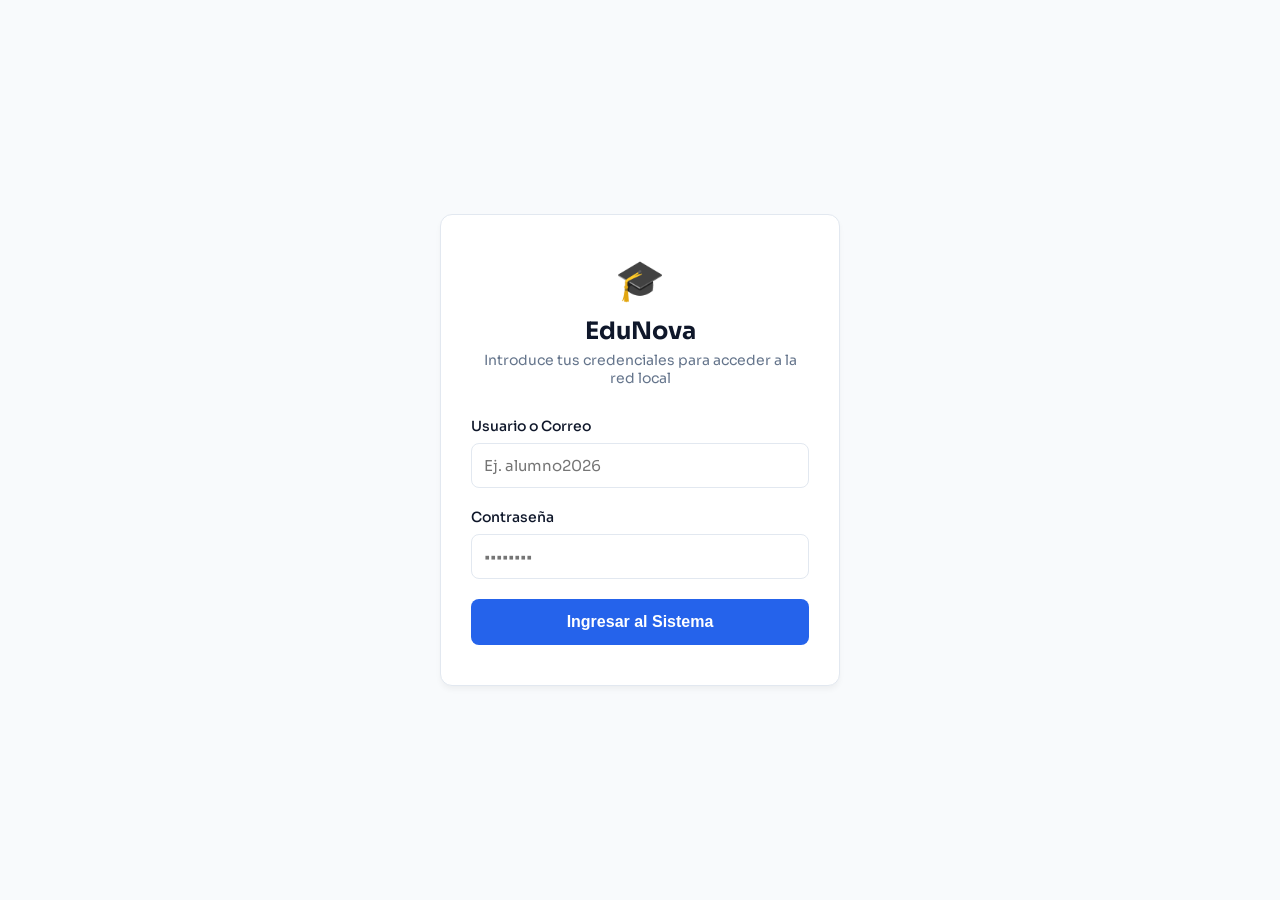
<file: index.html>
<!DOCTYPE html>
<html lang="es">
<head>
  <meta charset="UTF-8">
  <meta name="viewport" content="width=device-width, initial-scale=1.0">
  <title>EduNova · Sistema Educativo Local</title>
  
  <link href="https://fonts.googleapis.com/css2?family=Sora:wght@300;400;500;600;700&display=swap" rel="stylesheet">
  
  <link rel="stylesheet" href="css/globales.css">
</head>
<body>

  <div id="vista-app" style="display: flex; justify-content: center; align-items: center; min-height: 100vh;">
    <div style="text-align: center; padding: 20px;">
      <span style="font-size: 50px;">🎓</span>
      <h1 style="color: var(--primary); margin-top: 10px;">EduNova</h1>
      <p style="color: var(--texto-mutated); margin-top: 5px;">Estructura inicial cargada con éxito.</p>
    </div>
  </div>

  <script>
  // Redirecciona automáticamente a la pantalla de inicio de sesión
  window.location.href = "modulos/01-inicio-sesion/login.html";
</script>
</body>
</html>
</file>
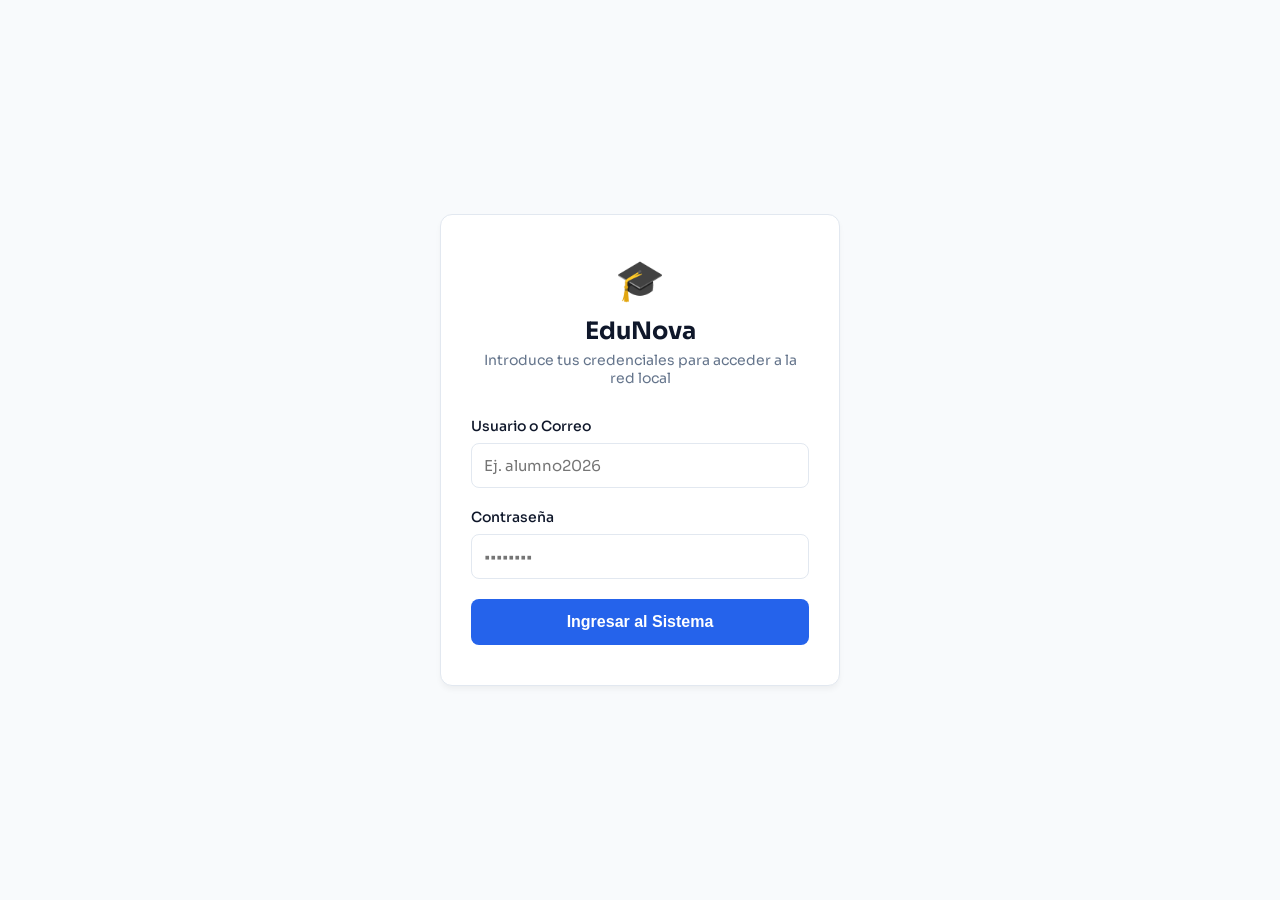
<file: modulos/01-inicio-sesion/login.html>
<!DOCTYPE html>
<html lang="es">
<head>
  <meta charset="UTF-8">
  <meta name="viewport" content="width=device-width, initial-scale=1.0">
  <title>EduNova - Iniciar Sesión</title>
  <link href="https://fonts.googleapis.com/css2?family=Sora:wght@400;500;600;700&display=swap" rel="stylesheet">
  <link rel="stylesheet" href="../../css/globales.css">
  <link rel="stylesheet" href="login.css">
</head>
<body>

  <div class="contenedor-login">
    <div class="tarjeta-login">
      <div class="encabezado-login">
        <span class="logo-icono">🎓</span>
        <h2>EduNova</h2>
        <p>Introduce tus credenciales para acceder a la red local</p>
      </div>

      <form id="formulario-login">
        <div class="grupo-input">
          <label for="usuario">Usuario o Correo</label>
          <input type="text" id="usuario" placeholder="Ej. alumno2026" required>
        </div>

        <div class="grupo-input">
          <label for="password">Contraseña</label>
          <input type="password" id="password" placeholder="••••••••" required>
        </div>

        <div id="mensaje-error" class="error-oculto"></div>

        <button type="submit" class="boton-ingresar">Ingresar al Sistema</button>
      </form>
    </div>
  </div>

  <script src="login.js"></script>
</body>
</html>
</file>
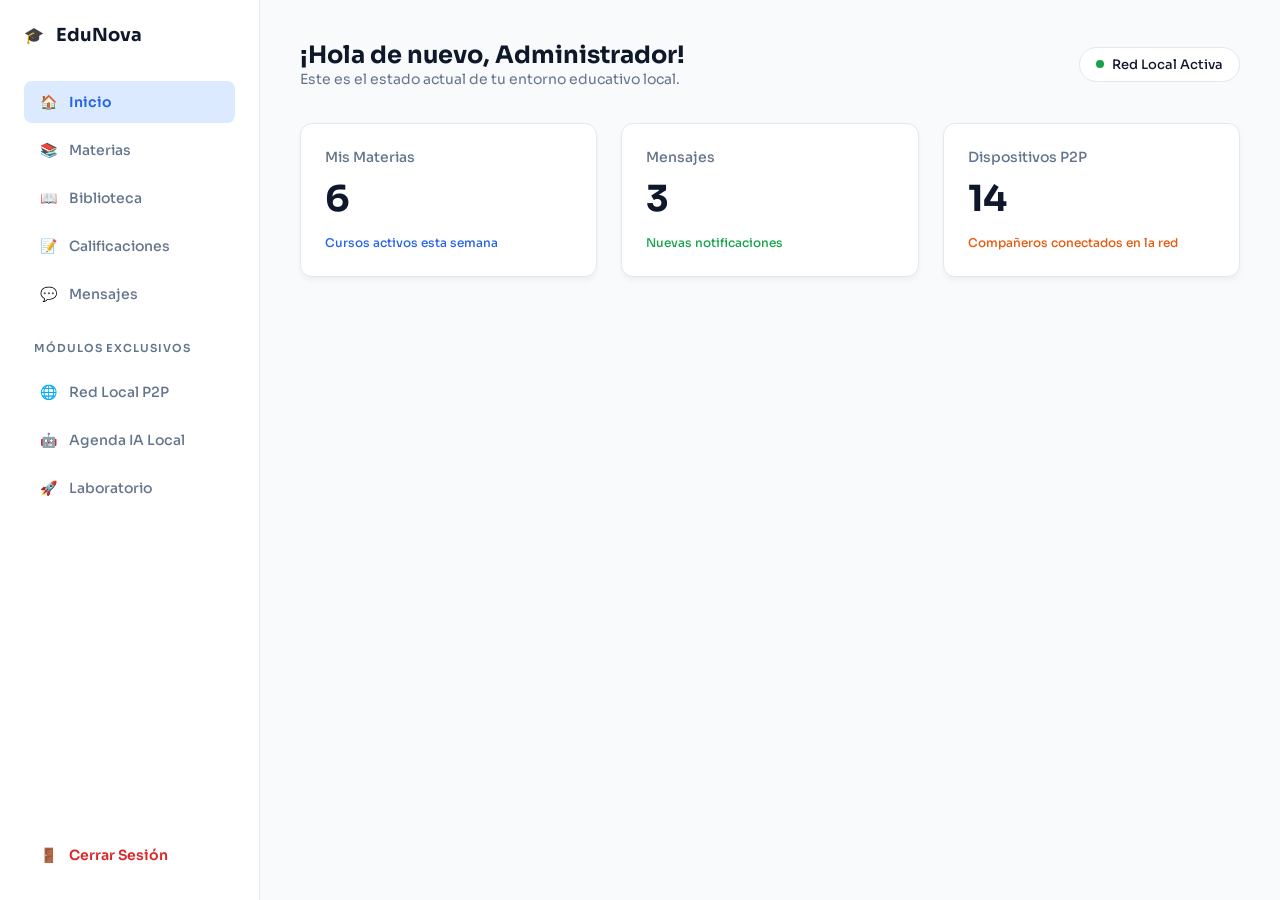
<file: modulos/02-panel-principal/dashboard.html>
<!DOCTYPE html>
<html lang="es">
<head>
  <meta charset="UTF-8">
  <meta name="viewport" content="width=device-width, initial-scale=1.0">
  <title>EduNova · Panel Principal</title>
  <link href="https://fonts.googleapis.com/css2?family=Sora:wght@400;500;600;700&display=swap" rel="stylesheet">
  <link rel="stylesheet" href="../../css/globales.css">
  <link rel="stylesheet" href="dashboard.css">
</head>
<body>

  <div class="layout-dashboard">
    <aside class="barra-lateral">
      <div class="branding">
        <span class="logo">🎓</span>
        <h2>EduNova</h2>
      </div>
      
      <nav class="menu-navegacion">
        <a href="#" class="item-menu activo"><span>🏠</span> Inicio</a>
        <a href="../03-materias/materias.html" class="item-menu"><span>📚</span> Materias</a>
        <a href="../04-biblioteca-virtual/biblioteca.html" class="item-menu"><span>📖</span> Biblioteca</a>
        <a href="../05-calificaciones/notas.html" class="item-menu"><span>📝</span> Calificaciones</a>
        <a href="../06-mensajes/mensajes.html" class="item-menu"><span>💬</span> Mensajes</a>
        
        <div class="separador-menu">Módulos Exclusivos</div>
        
        <a href="../07-red-local-coaxial/red.html" class="item-menu destacar"><span>🌐</span> Red Local P2P</a>
        <a href="../08-agenda-ia-offline/agenda.html" class="item-menu destacar"><span>🤖</span> Agenda IA Local</a>
        <a href="../09-laboratorio-gamificado/laboratorio.html" class="item-menu destacar"><span>🚀</span> Laboratorio</a>
      </nav>

      <div class="pie-lateral">
        <a href="../01-inicio-sesion/login.html" class="boton-cerrar"><span>🚪</span> Cerrar Sesión</a>
      </div>
    </aside>

    <main class="contenido-panel">
      <header class="encabezado-top">
        <div class="saludo">
          <h1>¡Hola de nuevo, Administrador!</h1>
          <p>Este es el estado actual de tu entorno educativo local.</p>
        </div>
        <div class="indicador-red">
          <span class="punto-verde"></span> Red Local Activa
        </div>
      </header>

      <section class="tarjetas-resumen">
        <div class="tarjeta-info">
          <h3>Mis Materias</h3>
          <p class="numero">6</p>
          <span class="detalle text-azul">Cursos activos esta semana</span>
        </div>
        <div class="tarjeta-info">
          <h3>Mensajes</h3>
          <p class="numero">3</p>
          <span class="detalle text-verde">Nuevas notificaciones</span>
        </div>
        <div class="tarjeta-info">
          <h3>Dispositivos P2P</h3>
          <p class="numero">14</p>
          <span class="detalle text-naranja">Compañeros conectados en la red</span>
        </div>
      </section>
    </main>
  </div>

  <script src="dashboard.js"></script>
</body>
</html>
</file>
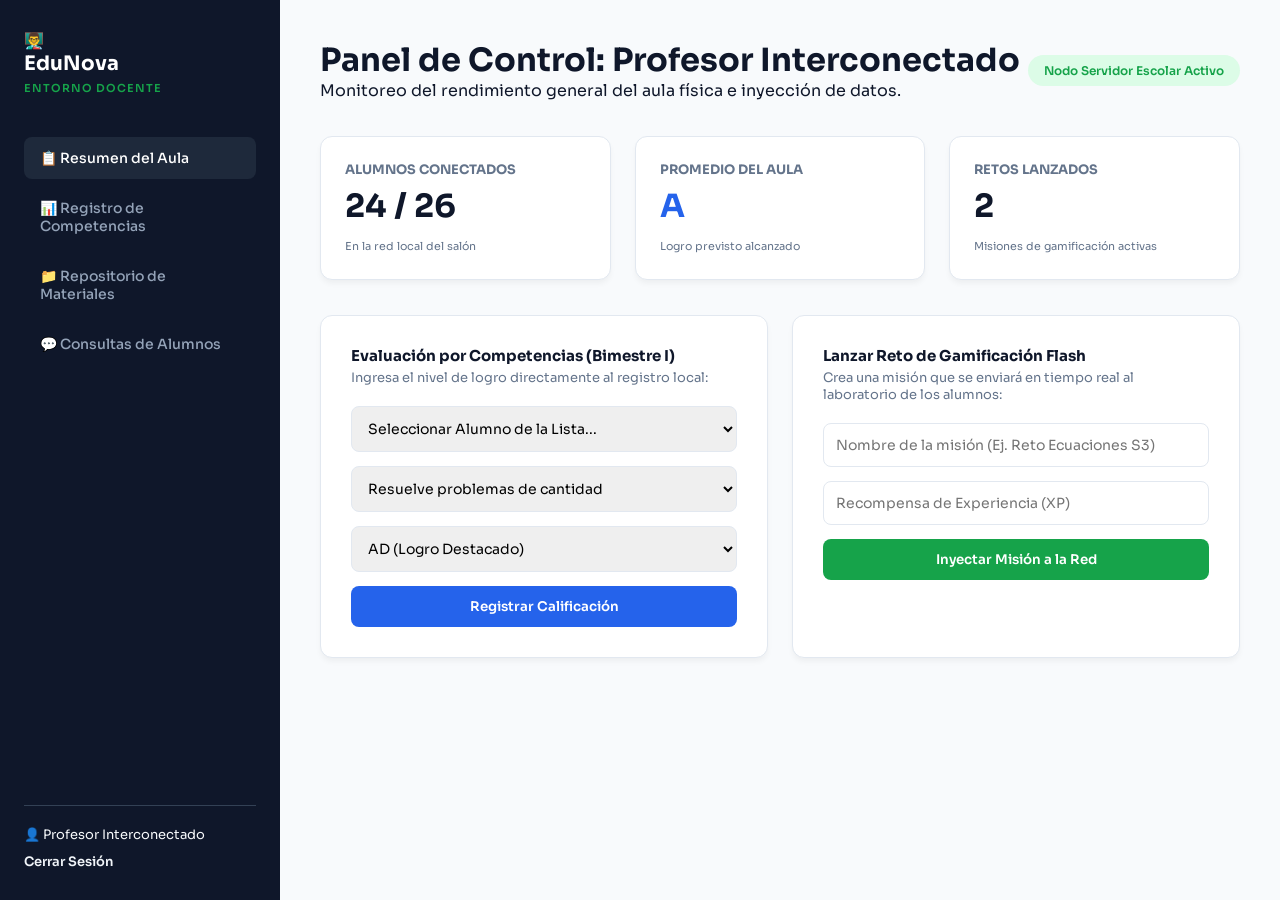
<file: modulos/02-panel-profesor/profesor.html>
<!DOCTYPE html>
<html lang="es">
<head>
  <meta charset="UTF-8">
  <meta name="viewport" content="width=device-width, initial-scale=1.0">
  <title>EduNova Docente · Panel de Gestión</title>
  <link href="https://fonts.googleapis.com/css2?family=Sora:wght@400;500;600;700&display=swap" rel="stylesheet">
  <link rel="stylesheet" href="../../css/globales.css">
  <link rel="stylesheet" href="profesor.css">
</head>
<body>

  <div class="layout-profesor">
    <aside class="barra-profesor">
      <div class="branding-profesor">
        <span class="logo">👨‍🏫</span>
        <div>
          <h2>EduNova</h2>
          <span class="sub-marca">Entorno Docente</span>
        </div>
      </div>
      
      <nav class="menu-profesor">
        <a href="#" class="item-prof-menu activo">📋 Resumen del Aula</a>
        <a href="#" class="item-prof-menu">📊 Registro de Competencias</a>
        <a href="#" class="item-prof-menu">📁 Repositorio de Materiales</a>
        <a href="../06-mensajes/mensajes.html" class="item-prof-menu">💬 Consultas de Alumnos</a>
      </nav>

      <div class="pie-profesor">
        <span id="nombre-profe-pantalla">Cargando...</span>
        <a href="../01-inicio-sesion/login.html" class="btn-salir-prof">Cerrar Sesión</a>
      </div>
    </aside>

    <main class="contenido-profesor">
      <header class="header-docente">
        <div>
          <h1 id="saludo-docente">Panel de Control Docente</h1>
          <p>Monitoreo del rendimiento general del aula física e inyección de datos.</p>
        </div>
        <div class="badge-servidor">Nodo Servidor Escolar Activo</div>
      </header>

      <section class="metricas-aula">
        <div class="card-metrica">
          <h3>Alumnos Conectados</h3>
          <p class="cifra">24 / 26</p>
          <span class="detalle-metrica">En la red local del salón</span>
        </div>
        <div class="card-metrica">
          <h3>Promedio del Aula</h3>
          <p class="cifra color-logro">A</p>
          <span class="detalle-metrica">Logro previsto alcanzado</span>
        </div>
        <div class="card-metrica">
          <h3>Retos Lanzados</h3>
          <p class="cifra" id="contador-retos-profe">2</p>
          <span class="detalle-metrica">Misiones de gamificación activas</span>
        </div>
      </section>

      <section class="consola-gestion">
        
        <div class="bloque-consola">
          <h4>Evaluación por Competencias (Bimestre I)</h4>
          <p class="instruccion">Ingresa el nivel de logro directamente al registro local:</p>
          
          <div class="form-docente-grupo">
            <select id="select-alumno">
              <option value="">Seleccionar Alumno de la Lista...</option>
              <option value="Mateo">Mateo (PC-02)</option>
              <option value="Sofía">Sofía (Tablet-09)</option>
            </select>
            <select id="select-competencia">
              <option value="C1">Resuelve problemas de cantidad</option>
              <option value="C2">Resuelve problemas de regularidad</option>
            </select>
            <select id="select-nota">
              <option value="AD">AD (Logro Destacado)</option>
              <option value="A">A (Logro Previsto)</option>
              <option value="B">B (En Proceso)</option>
              <option value="C">C (En Inicio)</option>
            </select>
            <button id="btn-guardar-nota" class="btn-docente-ejecutar">Registrar Calificación</button>
          </div>
        </div>

        <div class="bloque-consola">
          <h4>Lanzar Reto de Gamificación Flash</h4>
          <p class="instruccion">Crea una misión que se enviará en tiempo real al laboratorio de los alumnos:</p>
          
          <div class="form-docente-grupo">
            <input type="text" id="input-mision-titulo" placeholder="Nombre de la misión (Ej. Reto Ecuaciones S3)">
            <input type="number" id="input-mision-xp" placeholder="Recompensa de Experiencia (XP)">
            <button id="btn-lanzar-mision" class="btn-docente-ejecutar btn-variante">Inyectar Misión a la Red</button>
          </div>
        </div>

      </section>
    </main>
  </div>

  <script src="profesor.js"></script>
</body>
</html>
</file>
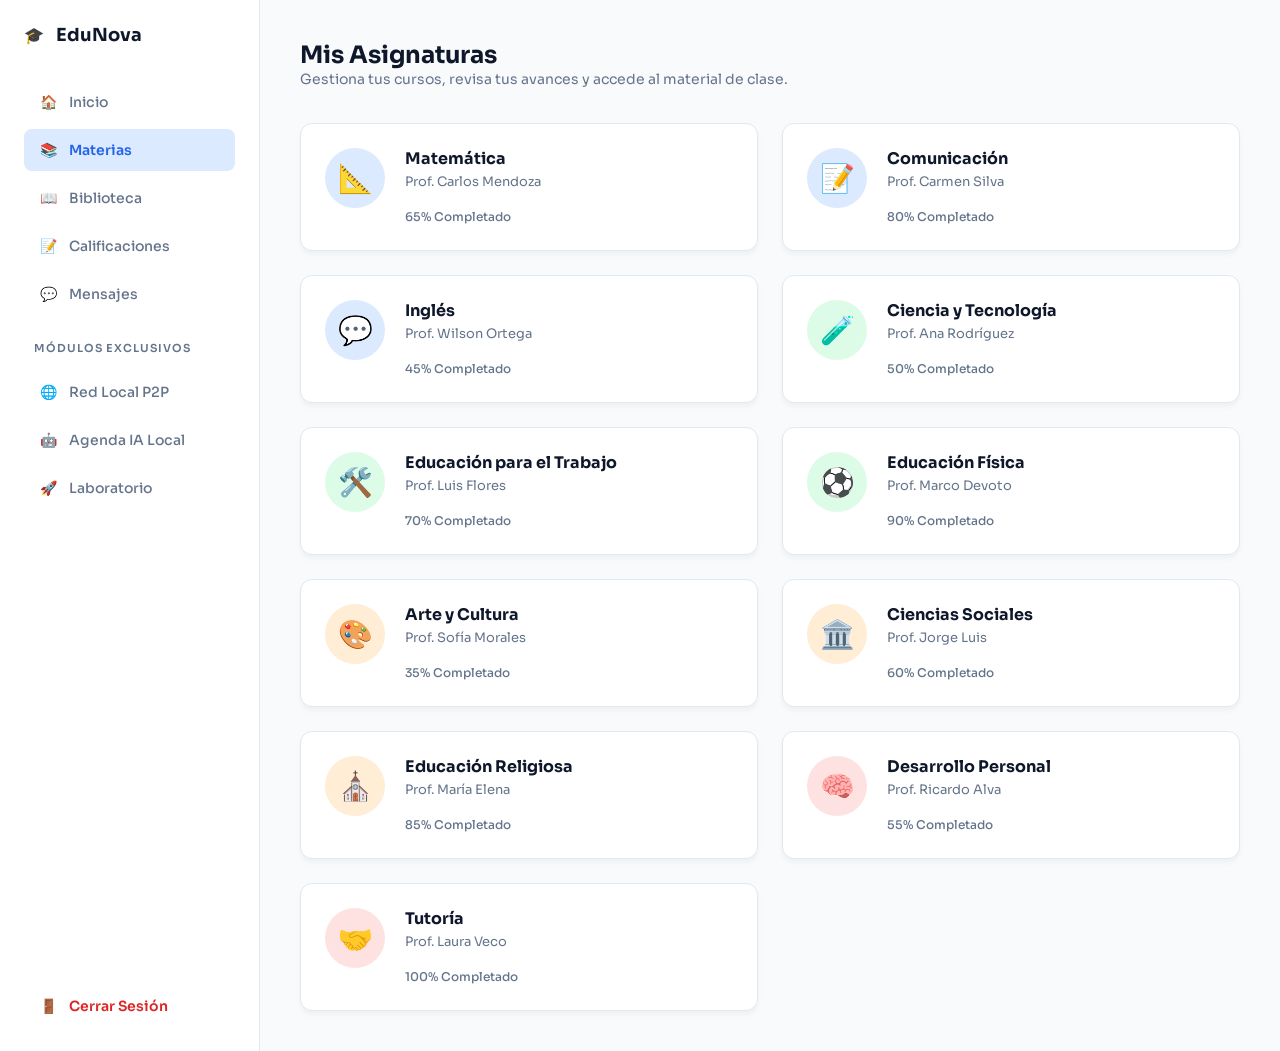
<file: modulos/03-materias/materias.html>
<!DOCTYPE html>
<html lang="es">
<head>
  <meta charset="UTF-8">
  <meta name="viewport" content="width=device-width, initial-scale=1.0">
  <title>EduNova · Mis Materias</title>
  <link href="https://fonts.googleapis.com/css2?family=Sora:wght@400;500;600;700&display=swap" rel="stylesheet">
  <link rel="stylesheet" href="../../css/globales.css">
  <link rel="stylesheet" href="../02-panel-principal/dashboard.css">
  <link rel="stylesheet" href="materias.css">
</head>
<body>

  <div class="layout-dashboard">
    <aside class="barra-lateral">
      <div class="branding">
        <span class="logo">🎓</span>
        <h2>EduNova</h2>
      </div>
      
      <nav class="menu-navegacion">
        <a href="../02-panel-principal/dashboard.html" class="item-menu"><span>🏠</span> Inicio</a>
        <a href="#" class="item-menu activo"><span>📚</span> Materias</a>
        <a href="../04-biblioteca-virtual/biblioteca.html" class="item-menu"><span>📖</span> Biblioteca</a>
        <a href="../05-calificaciones/notas.html" class="item-menu"><span>📝</span> Calificaciones</a>
        <a href="../06-mensajes/mensajes.html" class="item-menu"><span>💬</span> Mensajes</a>
        
        <div class="separador-menu">Módulos Exclusivos</div>
        
        <a href="../07-red-local-coaxial/red.html" class="item-menu destacar"><span>🌐</span> Red Local P2P</a>
        <a href="../08-agenda-ia-offline/agenda.html" class="item-menu destacar"><span>🤖</span> Agenda IA Local</a>
        <a href="../09-laboratorio-gamificado/laboratorio.html" class="item-menu destacar"><span>🚀</span> Laboratorio</a>
      </nav>

      <div class="pie-lateral">
        <a href="../01-inicio-sesion/login.html" class="boton-cerrar"><span>🚪</span> Cerrar Sesión</a>
      </div>
    </aside>

    <main class="contenido-panel">
      <header class="encabezado-top">
        <div class="saludo">
          <h1>Mis Asignaturas</h1>
          <p>Gestiona tus cursos, revisa tus avances y accede al material de clase.</p>
        </div>
      </header>

      <section class="grid-materias">
        
        <div class="tarjeta-materia">
          <div class="materia-icono color-azul">📐</div>
          <div class="materia-info-det">
            <h3>Matemática</h3>
            <p class="profesor">Prof. Carlos Mendoza</p>
            <div class="progreso-contenedor"><div class="barra-progreso b-azul" style="width: 65%;"></div></div>
            <span class="porcentaje-texto">65% Completado</span>
          </div>
        </div>

        <div class="tarjeta-materia">
          <div class="materia-icono color-azul">📝</div>
          <div class="materia-info-det">
            <h3>Comunicación</h3>
            <p class="profesor">Prof. Carmen Silva</p>
            <div class="progreso-contenedor"><div class="barra-progreso b-azul" style="width: 80%;"></div></div>
            <span class="porcentaje-texto">80% Completado</span>
          </div>
        </div>

        <div class="tarjeta-materia">
          <div class="materia-icono color-azul">💬</div>
          <div class="materia-info-det">
            <h3>Inglés</h3>
            <p class="profesor">Prof. Wilson Ortega</p>
            <div class="progreso-contenedor"><div class="barra-progreso b-azul" style="width: 45%;"></div></div>
            <span class="porcentaje-texto">45% Completado</span>
          </div>
        </div>

        <div class="tarjeta-materia">
          <div class="materia-icono color-verde">🧪</div>
          <div class="materia-info-det">
            <h3>Ciencia y Tecnología</h3>
            <p class="profesor">Prof. Ana Rodríguez</p>
            <div class="progreso-contenedor"><div class="barra-progreso b-verde" style="width: 50%;"></div></div>
            <span class="porcentaje-texto">50% Completado</span>
          </div>
        </div>

        <div class="tarjeta-materia">
          <div class="materia-icono color-verde">🛠️</div>
          <div class="materia-info-det">
            <h3>Educación para el Trabajo</h3>
            <p class="profesor">Prof. Luis Flores</p>
            <div class="progreso-contenedor"><div class="barra-progreso b-verde" style="width: 70%;"></div></div>
            <span class="porcentaje-texto">70% Completado</span>
          </div>
        </div>

        <div class="tarjeta-materia">
          <div class="materia-icono color-verde">⚽</div>
          <div class="materia-info-det">
            <h3>Educación Física</h3>
            <p class="profesor">Prof. Marco Devoto</p>
            <div class="progreso-contenedor"><div class="barra-progreso b-verde" style="width: 90%;"></div></div>
            <span class="porcentaje-texto">90% Completado</span>
          </div>
        </div>

        <div class="tarjeta-materia">
          <div class="materia-icono color-naranja">🎨</div>
          <div class="materia-info-det">
            <h3>Arte y Cultura</h3>
            <p class="profesor">Prof. Sofía Morales</p>
            <div class="progreso-contenedor"><div class="barra-progreso b-naranja" style="width: 35%;"></div></div>
            <span class="porcentaje-texto">35% Completado</span>
          </div>
        </div>

        <div class="tarjeta-materia">
          <div class="materia-icono color-naranja">🏛️</div>
          <div class="materia-info-det">
            <h3>Ciencias Sociales</h3>
            <p class="profesor">Prof. Jorge Luis</p>
            <div class="progreso-contenedor"><div class="barra-progreso b-naranja" style="width: 60%;"></div></div>
            <span class="porcentaje-texto">60% Completado</span>
          </div>
        </div>

        <div class="tarjeta-materia">
          <div class="materia-icono color-naranja">⛪</div>
          <div class="materia-info-det">
            <h3>Educación Religiosa</h3>
            <p class="profesor">Prof. María Elena</p>
            <div class="progreso-contenedor"><div class="barra-progreso b-naranja" style="width: 85%;"></div></div>
            <span class="porcentaje-texto">85% Completado</span>
          </div>
        </div>

        <div class="tarjeta-materia">
          <div class="materia-icono color-rojo">🧠</div>
          <div class="materia-info-det">
            <h3>Desarrollo Personal</h3>
            <p class="profesor">Prof. Ricardo Alva</p>
            <div class="progreso-contenedor"><div class="barra-progreso b-rojo" style="width: 55%;"></div></div>
            <span class="porcentaje-texto">55% Completado</span>
          </div>
        </div>

        <div class="tarjeta-materia">
          <div class="materia-icono color-rojo">🤝</div>
          <div class="materia-info-det">
            <h3>Tutoría</h3>
            <p class="profesor">Prof. Laura Veco</p>
            <div class="progreso-contenedor"><div class="barra-progreso b-rojo" style="width: 100%;"></div></div>
            <span class="porcentaje-texto">100% Completado</span>
          </div>
        </div>

      </section>
    </main>
  </div>

  <script src="materias.js"></script>
</body>
</html>
</file>
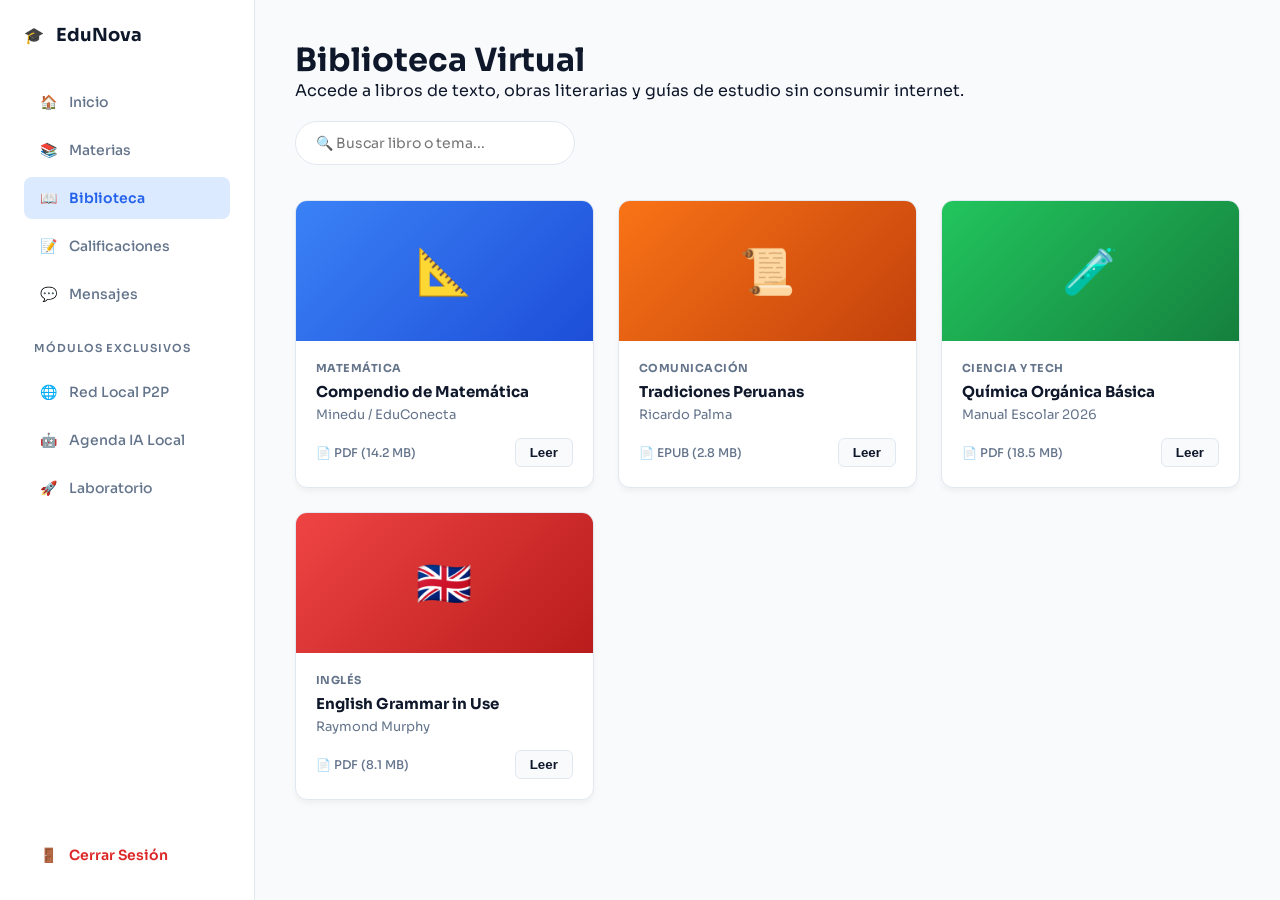
<file: modulos/04-biblioteca-virtual/biblioteca.html>
<!DOCTYPE html>
<html lang="es">
<head>
  <meta charset="UTF-8">
  <meta name="viewport" content="width=device-width, initial-scale=1.0">
  <title>EduNova · Biblioteca Virtual</title>
  <link href="https://fonts.googleapis.com/css2?family=Sora:wght@400;500;600;700&display=swap" rel="stylesheet">
  <link rel="stylesheet" href="../../css/globales.css">
  <link rel="stylesheet" href="../02-panel-principal/dashboard.css">
  <link rel="stylesheet" href="biblioteca.css">
</head>
<body>

  <div class="layout-dashboard">
    <aside class="barra-lateral">
      <div class="branding">
        <span class="logo">🎓</span>
        <h2>EduNova</h2>
      </div>
      
      <nav class="menu-navegacion">
        <a href="../02-panel-principal/dashboard.html" class="item-menu"><span>🏠</span> Inicio</a>
        <a href="../03-materias/materias.html" class="item-menu"><span>📚</span> Materias</a>
        <a href="#" class="item-menu activo"><span>📖</span> Biblioteca</a>
        <a href="../05-calificaciones/notas.html" class="item-menu"><span>📝</span> Calificaciones</a>
        <a href="../06-mensajes/mensajes.html" class="item-menu"><span>💬</span> Mensajes</a>
        
        <div class="separador-menu">Módulos Exclusivos</div>
        
        <a href="../07-red-local-coaxial/red.html" class="item-menu destacar"><span>🌐</span> Red Local P2P</a>
        <a href="../08-agenda-ia-offline/agenda.html" class="item-menu destacar"><span>🤖</span> Agenda IA Local</a>
        <a href="../09-laboratorio-gamificado/laboratorio.html" class="item-menu destacar"><span>🚀</span> Laboratorio</a>
      </nav>

      <div class="pie-lateral">
        <a href="../01-inicio-sesion/login.html" class="boton-cerrar"><span>🚪</span> Cerrar Sesión</a>
      </div>
    </aside>

    <main class="contenido-panel">
      <header class="encabezado-top-biblioteca">
        <div class="saludo">
          <h1>Biblioteca Virtual</h1>
          <p>Accede a libros de texto, obras literarias y guías de estudio sin consumir internet.</p>
        </div>
        
        <div class="caja-busqueda">
          <input type="text" id="buscador-libros" placeholder="🔍 Buscar libro o tema...">
        </div>
      </header>

      <section class="grid-libros" id="contenedor-libros">
        
        <div class="tarjeta-libro" data-titulo="compendio de matematica algebra geometria">
          <div class="portada-mock color-azul-libro">📐</div>
          <div class="libro-detalles">
            <span class="etiqueta-cat">Matemática</span>
            <h3>Compendio de Matemática</h3>
            <p class="autor">Minedu / EduConecta</p>
            <div class="meta-descarga">
              <span>📄 PDF (14.2 MB)</span>
              <button class="boton-descargar">Leer</button>
            </div>
          </div>
        </div>

        <div class="tarjeta-libro" data-titulo="tradiciones peruanas ricardo palma literatura">
          <div class="portada-mock color-naranja-libro">📜</div>
          <div class="libro-detalles">
            <span class="etiqueta-cat">Comunicación</span>
            <h3>Tradiciones Peruanas</h3>
            <p class="autor">Ricardo Palma</p>
            <div class="meta-descarga">
              <span>📄 EPUB (2.8 MB)</span>
              <button class="boton-descargar">Leer</button>
            </div>
          </div>
        </div>

        <div class="tarjeta-libro" data-titulo="quimica organica y fisica experimentos">
          <div class="portada-mock color-verde-libro">🧪</div>
          <div class="libro-detalles">
            <span class="etiqueta-cat">Ciencia y Tech</span>
            <h3>Química Orgánica Básica</h3>
            <p class="autor">Manual Escolar 2026</p>
            <div class="meta-descarga">
              <span>📄 PDF (18.5 MB)</span>
              <button class="boton-descargar">Leer</button>
            </div>
          </div>
        </div>

        <div class="tarjeta-libro" data-titulo="english grammar in use ingles vocabulario">
          <div class="portada-mock color-rojo-libro">🇬🇧</div>
          <div class="libro-detalles">
            <span class="etiqueta-cat">Inglés</span>
            <h3>English Grammar in Use</h3>
            <p class="autor">Raymond Murphy</p>
            <div class="meta-descarga">
              <span>📄 PDF (8.1 MB)</span>
              <button class="boton-descargar">Leer</button>
            </div>
          </div>
        </div>

      </section>
    </main>
  </div>

  <script src="biblioteca.js"></script>
</body>
</html>
</file>
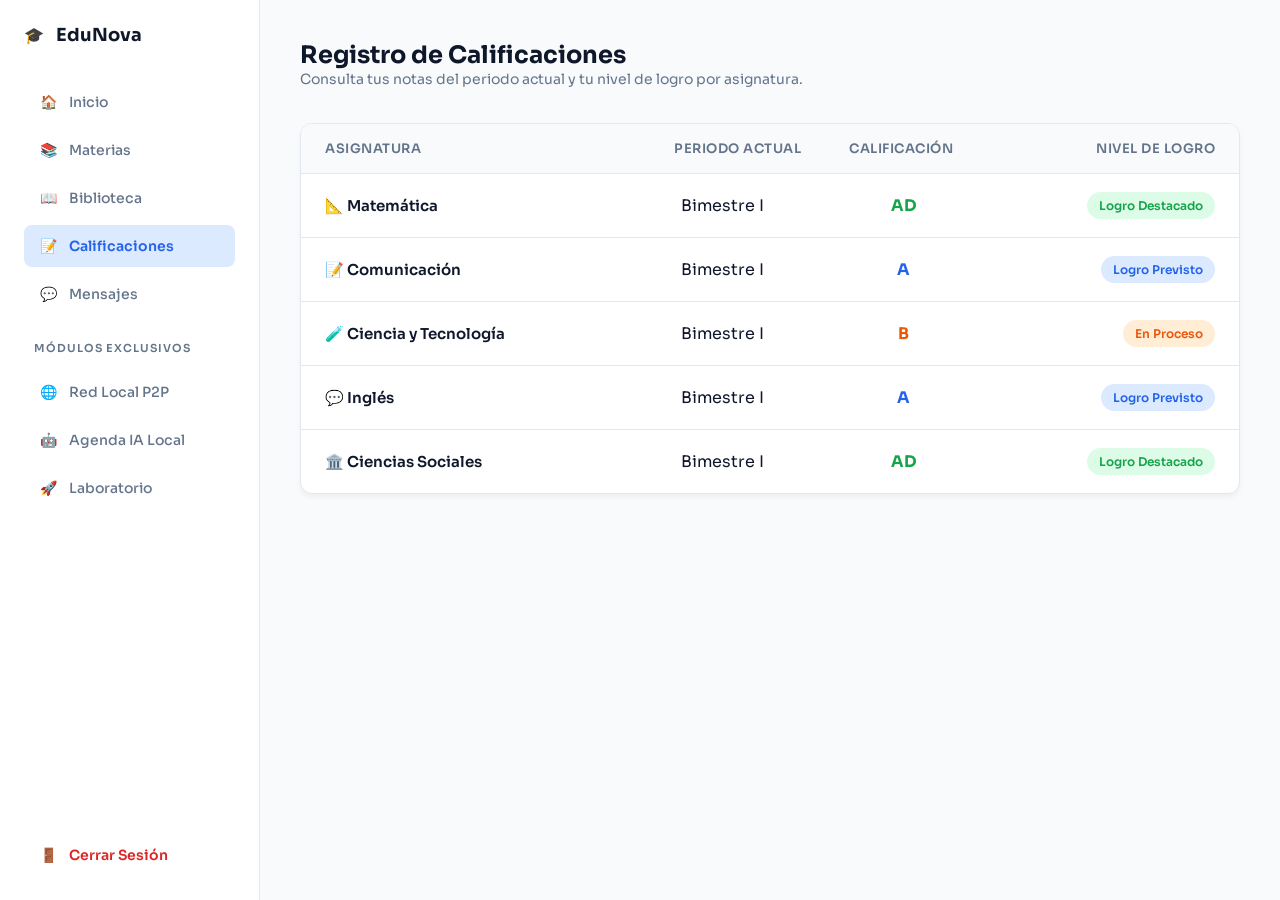
<file: modulos/05-calificaciones/notas.html>
<!DOCTYPE html>
<html lang="es">
<head>
  <meta charset="UTF-8">
  <meta name="viewport" content="width=device-width, initial-scale=1.0">
  <title>EduNova · Mis Calificaciones</title>
  <link href="https://fonts.googleapis.com/css2?family=Sora:wght@400;500;600;700&display=swap" rel="stylesheet">
  <link rel="stylesheet" href="../../css/globales.css">
  <link rel="stylesheet" href="../02-panel-principal/dashboard.css">
  <link rel="stylesheet" href="notas.css">
</head>
<body>

  <div class="layout-dashboard">
    <aside class="barra-lateral">
      <div class="branding">
        <span class="logo">🎓</span>
        <h2>EduNova</h2>
      </div>
      
      <nav class="menu-navegacion">
        <a href="../02-panel-principal/dashboard.html" class="item-menu"><span>🏠</span> Inicio</a>
        <a href="../03-materias/materias.html" class="item-menu"><span>📚</span> Materias</a>
        <a href="../04-biblioteca-virtual/biblioteca.html" class="item-menu"><span>📖</span> Biblioteca</a>
        <a href="#" class="item-menu activo"><span>📝</span> Calificaciones</a>
        <a href="../06-mensajes/mensajes.html" class="item-menu"><span>💬</span> Mensajes</a>
        
        <div class="separador-menu">Módulos Exclusivos</div>
        
        <a href="../07-red-local-coaxial/red.html" class="item-menu destacar"><span>🌐</span> Red Local P2P</a>
        <a href="../08-agenda-ia-offline/agenda.html" class="item-menu destacar"><span>🤖</span> Agenda IA Local</a>
        <a href="../09-laboratorio-gamificado/laboratorio.html" class="item-menu destacar"><span>🚀</span> Laboratorio</a>
      </nav>

      <div class="pie-lateral">
        <a href="../01-inicio-sesion/login.html" class="boton-cerrar"><span>🚪</span> Cerrar Sesión</a>
      </div>
    </aside>

    <main class="contenido-panel">
      <header class="encabezado-top">
        <div class="saludo">
          <h1>Registro de Calificaciones</h1>
          <p>Consulta tus notas del periodo actual y tu nivel de logro por asignatura.</p>
        </div>
      </header>

      <section class="contenedor-boleta">
        <div class="boleta-cabecera">
          <span class="col-materia">Asignatura</span>
          <span class="col-evaluacion">Periodo Actual</span>
          <span class="col-nota">Calificación</span>
          <span class="col-estado">Nivel de Logro</span>
        </div>

        <div class="boleta-cuerpo">
          <div class="fila-nota">
            <span class="col-materia nombre-materia">📐 Matemática</span>
            <span class="col-evaluacion text-mutado">Bimestre I</span>
            <span class="col-nota valor-nota badge-ad">AD</span>
            <span class="col-estado"><span class="badge-estado est-ad">Logro Destacado</span></span>
          </div>

          <div class="fila-nota">
            <span class="col-materia nombre-materia">📝 Comunicación</span>
            <span class="col-evaluacion text-mutado">Bimestre I</span>
            <span class="col-nota valor-nota badge-a">A</span>
            <span class="col-estado"><span class="badge-estado est-a">Logro Previsto</span></span>
          </div>

          <div class="fila-nota">
            <span class="col-materia nombre-materia">🧪 Ciencia y Tecnología</span>
            <span class="col-evaluacion text-mutado">Bimestre I</span>
            <span class="col-nota valor-nota badge-b">B</span>
            <span class="col-estado"><span class="badge-estado est-b">En Proceso</span></span>
          </div>

          <div class="fila-nota">
            <span class="col-materia nombre-materia">💬 Inglés</span>
            <span class="col-evaluacion text-mutado">Bimestre I</span>
            <span class="col-nota valor-nota badge-a">A</span>
            <span class="col-estado"><span class="badge-estado est-a">Logro Previsto</span></span>
          </div>

          <div class="fila-nota">
            <span class="col-materia nombre-materia">🏛️ Ciencias Sociales</span>
            <span class="col-evaluacion text-mutado">Bimestre I</span>
            <span class="col-nota valor-nota badge-ad">AD</span>
            <span class="col-estado"><span class="badge-estado est-ad">Logro Destacado</span></span>
          </div>
        </div>
      </section>
    </main>
  </div>

  <script src="notas.js"></script>
</body>
</html>
</file>
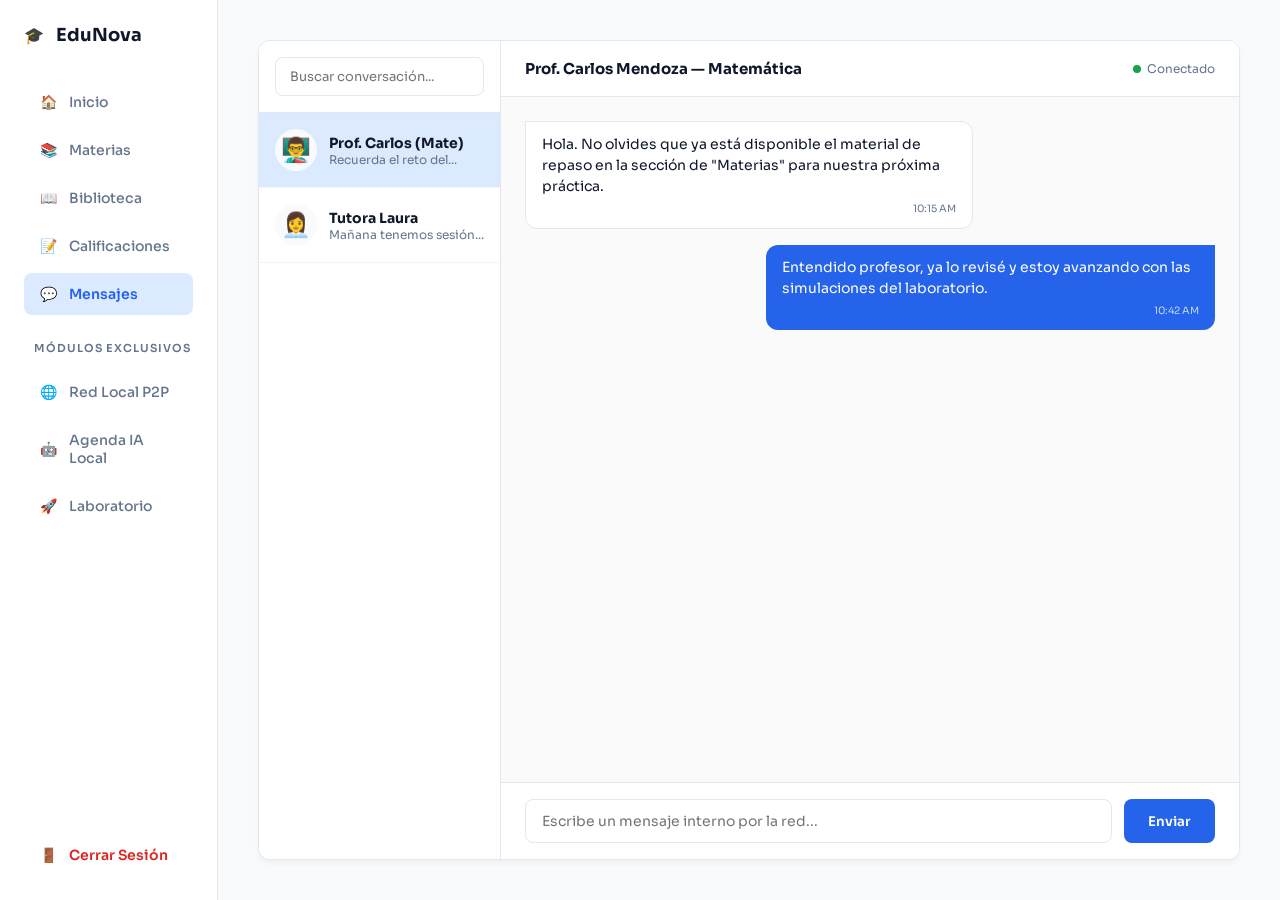
<file: modulos/06-mensajes/mensajes.html>
<!DOCTYPE html>
<html lang="es">
<head>
  <meta charset="UTF-8">
  <meta name="viewport" content="width=device-width, initial-scale=1.0">
  <title>EduNova · Mensajes</title>
  <link href="https://fonts.googleapis.com/css2?family=Sora:wght@400;500;600;700&display=swap" rel="stylesheet">
  <link rel="stylesheet" href="../../css/globales.css">
  <link rel="stylesheet" href="../02-panel-principal/dashboard.css">
  <link rel="stylesheet" href="mensajes.css">
</head>
<body>

  <div class="layout-dashboard">
    <aside class="barra-lateral">
      <div class="branding">
        <span class="logo">🎓</span>
        <h2>EduNova</h2>
      </div>
      
      <nav class="menu-navegacion">
        <a href="../02-panel-principal/dashboard.html" class="item-menu"><span>🏠</span> Inicio</a>
        <a href="../03-materias/materias.html" class="item-menu"><span>📚</span> Materias</a>
        <a href="../04-biblioteca-virtual/biblioteca.html" class="item-menu"><span>📖</span> Biblioteca</a>
        <a href="../05-calificaciones/notas.html" class="item-menu"><span>📝</span> Calificaciones</a>
        <a href="#" class="item-menu activo"><span>💬</span> Mensajes</a>
        
        <div class="separador-menu">Módulos Exclusivos</div>
        
        <a href="../07-red-local-coaxial/red.html" class="item-menu destacar"><span>🌐</span> Red Local P2P</a>
        <a href="../08-agenda-ia-offline/agenda.html" class="item-menu destacar"><span>🤖</span> Agenda IA Local</a>
        <a href="../09-laboratorio-gamificado/laboratorio.html" class="item-menu destacar"><span>🚀</span> Laboratorio</a>
      </nav>

      <div class="pie-lateral">
        <a href="../01-inicio-sesion/login.html" class="boton-cerrar"><span>🚪</span> Cerrar Sesión</a>
      </div>
    </aside>

    <main class="contenido-panel contenedor-mensajes-flex">
      <div class="interfaz-chat">
        
        <div class="lista-chats">
          <div class="busqueda-chat">
            <input type="text" placeholder="Buscar conversación...">
          </div>
          <div class="hilos-chat">
            <div class="hilo-usuario activo">
              <div class="avatar">👨‍🏫</div>
              <div class="hilo-info">
                <h4>Prof. Carlos (Mate)</h4>
                <p>Recuerda el reto del...</p>
              </div>
            </div>
            <div class="hilo-usuario">
              <div class="avatar">👩‍💼</div>
              <div class="hilo-info">
                <h4>Tutora Laura</h4>
                <p>Mañana tenemos sesión...</p>
              </div>
            </div>
          </div>
        </div>

        <div class="ventana-conversacion">
          <header class="chat-header">
            <h4>Prof. Carlos Mendoza — Matemática</h4>
            <span class="estado-en-linea"><span class="punto-verde"></span> Conectado</span>
          </header>

          <div class="area-mensajes" id="caja-mensajes">
            <div class="mensaje recibido">
              <p>Hola. No olvides que ya está disponible el material de repaso en la sección de "Materias" para nuestra próxima práctica.</p>
              <span class="hora">10:15 AM</span>
            </div>
            <div class="mensaje enviado">
              <p>Entendido profesor, ya lo revisé y estoy avanzando con las simulaciones del laboratorio.</p>
              <span class="hora">10:42 AM</span>
            </div>
          </div>

          <form class="chat-input-area" id="form-chat">
            <input type="text" id="input-mensaje" placeholder="Escribe un mensaje interno por la red..." required autocomplete="off">
            <button type="submit" class="boton-enviar">Enviar</button>
          </form>
        </div>

      </div>
    </main>
  </div>

  <script src="mensajes.js"></script>
</body>
</html>
</file>
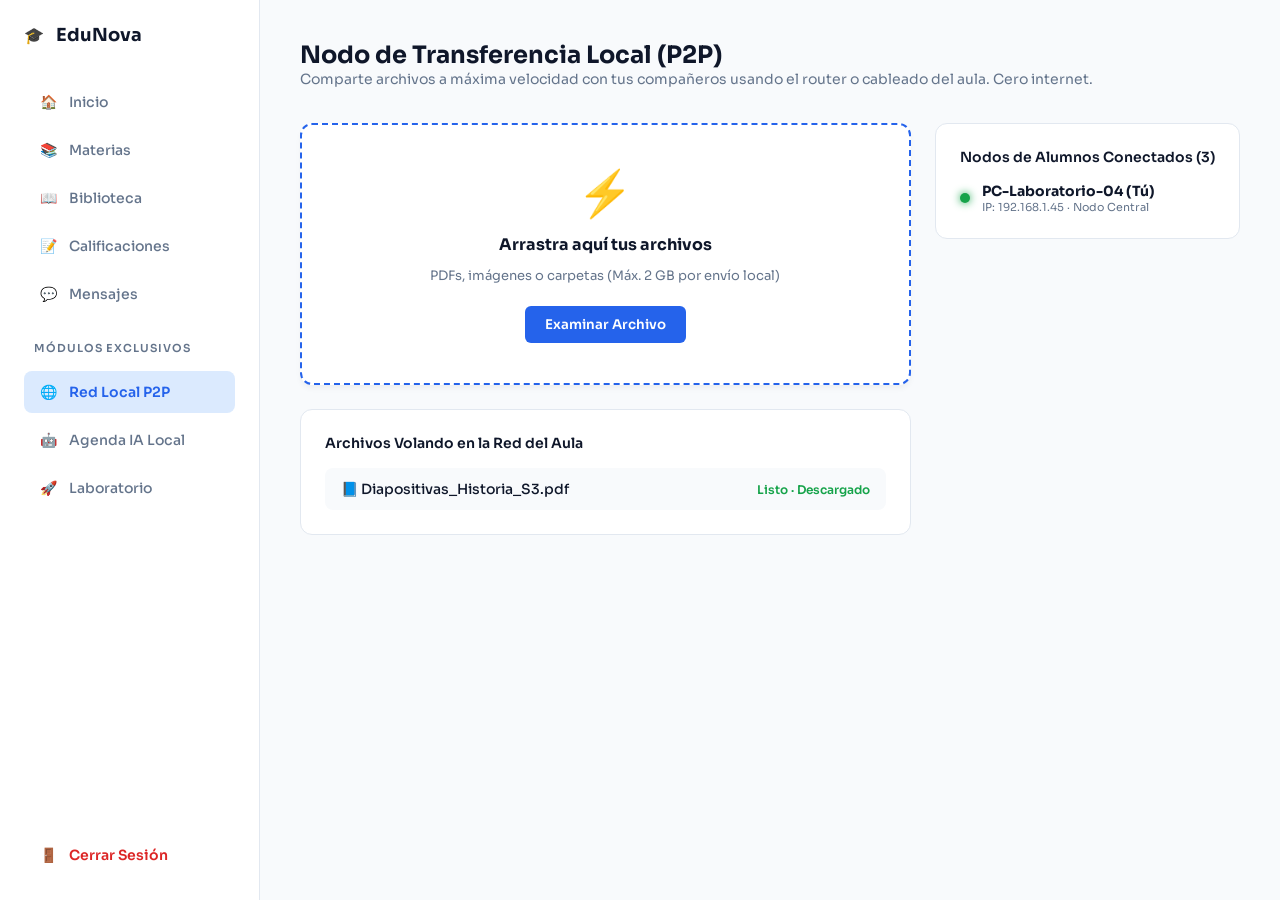
<file: modulos/07-red-local-coaxial/red.html>
<!DOCTYPE html>
<html lang="es">
<head>
  <meta charset="UTF-8">
  <meta name="viewport" content="width=device-width, initial-scale=1.0">
  <title>EduNova · Red Local P2P</title>
  <link href="https://fonts.googleapis.com/css2?family=Sora:wght@400;500;600;700&display=swap" rel="stylesheet">
  <link rel="stylesheet" href="../../css/globales.css">
  <link rel="stylesheet" href="../02-panel-principal/dashboard.css">
  <link rel="stylesheet" href="red.css">
</head>
<body>

  <div class="layout-dashboard">
    <aside class="barra-lateral">
      <div class="branding">
        <span class="logo">🎓</span>
        <h2>EduNova</h2>
      </div>
      
      <nav class="menu-navegacion">
        <a href="../02-panel-principal/dashboard.html" class="item-menu"><span>🏠</span> Inicio</a>
        <a href="../03-materias/materias.html" class="item-menu"><span>📚</span> Materias</a>
        <a href="../04-biblioteca-virtual/biblioteca.html" class="item-menu"><span>📖</span> Biblioteca</a>
        <a href="../05-calificaciones/notas.html" class="item-menu"><span>📝</span> Calificaciones</a>
        <a href="../06-mensajes/mensajes.html" class="item-menu"><span>💬</span> Mensajes</a>
        
        <div class="separador-menu">Módulos Exclusivos</div>
        
        <a href="#" class="item-menu activo destacar"><span>🌐</span> Red Local P2P</a>
        <a href="../08-agenda-ia-offline/agenda.html" class="item-menu destacar"><span>🤖</span> Agenda IA Local</a>
        <a href="../09-laboratorio-gamificado/laboratorio.html" class="item-menu destacar"><span>🚀</span> Laboratorio</a>
      </nav>

      <div class="pie-lateral">
        <a href="../01-inicio-sesion/login.html" class="boton-cerrar"><span>🚪</span> Cerrar Sesión</a>
      </div>
    </aside>

    <main class="contenido-panel">
      <header class="encabezado-top">
        <div class="saludo">
          <h1>Nodo de Transferencia Local (P2P)</h1>
          <p>Comparte archivos a máxima velocidad con tus compañeros usando el router o cableado del aula. Cero internet.</p>
        </div>
      </header>

      <div class="panel-red-grid">
        
        <div class="seccion-compartir">
          <div class="zona-drop" id="zona-arrastre">
            <span class="icono-drop">⚡</span>
            <h3>Arrastra aquí tus archivos</h3>
            <p>PDFs, imágenes o carpetas (Máx. 2 GB por envío local)</p>
            <input type="file" id="input-archivo-local" style="display: none;">
            <button class="boton-examinar" onclick="document.getElementById('input-archivo-local').click()">Examinar Archivo</button>
          </div>

          <div class="lista-compartidos">
            <h4>Archivos Volando en la Red del Aula</h4>
            <div class="historial-p2p" id="contenedor-transferencias">
              <div class="item-transferencia">
                <span>📘 Diapositivas_Historia_S3.pdf</span>
                <span class="meta-p2p text-verde">Listo · Descargado</span>
              </div>
            </div>
          </div>
        </div>

        <div class="seccion-nodos">
          <h4>Nodos de Alumnos Conectados (<span id="contador-nodos">3</span>)</h4>
          <div class="lista-nodos">
            <div class="nodo-dispositivo">
              <span class="status-online"></span>
              <div>
                <h5>PC-Laboratorio-04 (Tú)</h5>
                <p>IP: 192.168.1.45 · Nodo Central</p>
              </div>
            </div>
</file>
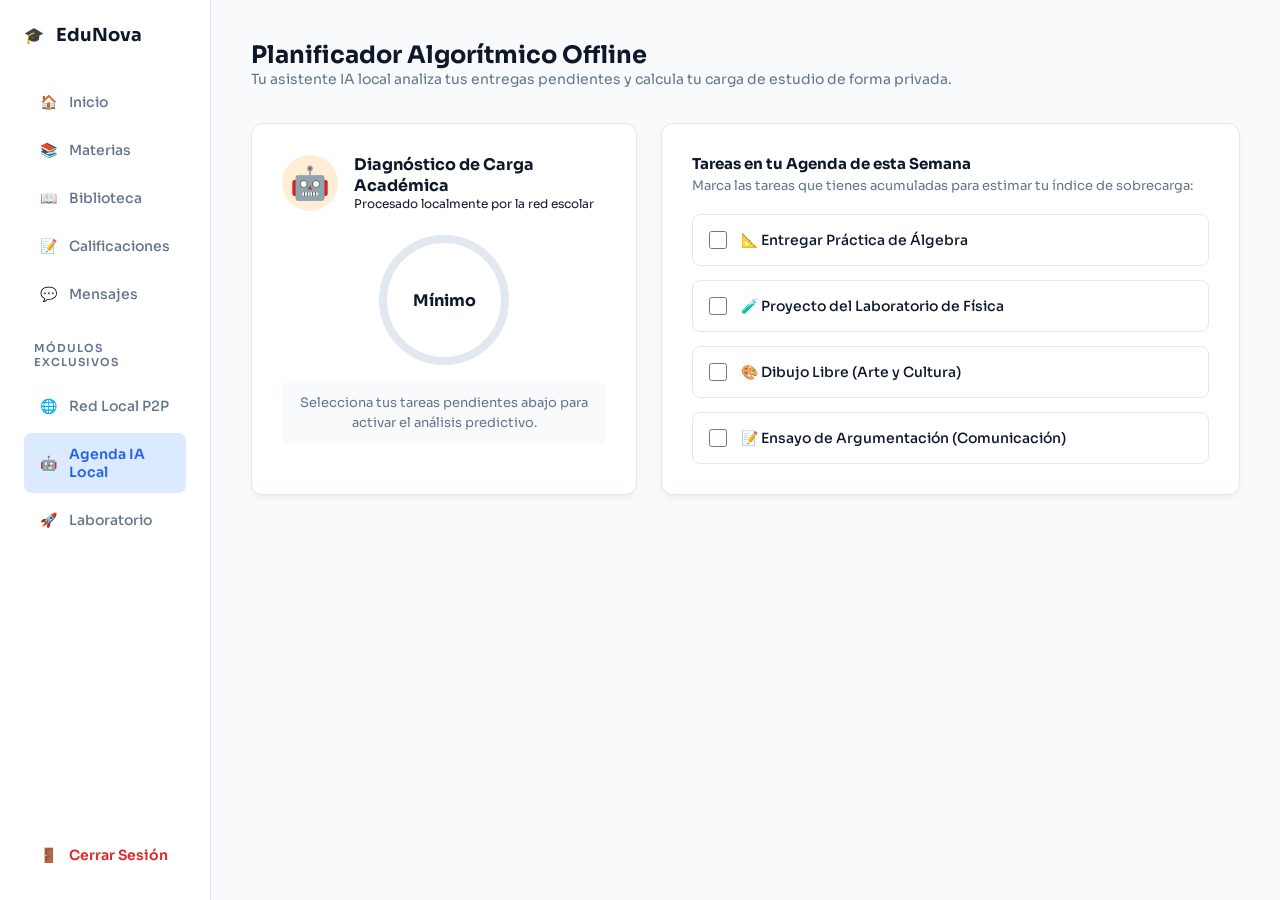
<file: modulos/08-agenda-ia-offline/agenda.html>
<!DOCTYPE html>
<html lang="es">
<head>
  <meta charset="UTF-8">
  <meta name="viewport" content="width=device-width, initial-scale=1.0">
  <title>EduNova · Agenda IA Local</title>
  <link href="https://fonts.googleapis.com/css2?family=Sora:wght@400;500;600;700&display=swap" rel="stylesheet">
  <link rel="stylesheet" href="../../css/globales.css">
  <link rel="stylesheet" href="../02-panel-principal/dashboard.css">
  <link rel="stylesheet" href="agenda.css">
</head>
<body>

  <div class="layout-dashboard">
    <aside class="barra-lateral">
      <div class="branding">
        <span class="logo">🎓</span>
        <h2>EduNova</h2>
      </div>
      
      <nav class="menu-navegacion">
        <a href="../02-panel-principal/dashboard.html" class="item-menu"><span>🏠</span> Inicio</a>
        <a href="../03-materias/materias.html" class="item-menu"><span>📚</span> Materias</a>
        <a href="../04-biblioteca-virtual/biblioteca.html" class="item-menu"><span>📖</span> Biblioteca</a>
        <a href="../05-calificaciones/notas.html" class="item-menu"><span>📝</span> Calificaciones</a>
        <a href="../06-mensajes/mensajes.html" class="item-menu"><span>💬</span> Mensajes</a>
        
        <div class="separador-menu">Módulos Exclusivos</div>
        
        <a href="../07-red-local-coaxial/red.html" class="item-menu destacar"><span>🌐</span> Red Local P2P</a>
        <a href="#" class="item-menu activo destacar"><span>🤖</span> Agenda IA Local</a>
        <a href="../09-laboratorio-gamificado/laboratorio.html" class="item-menu destacar"><span>🚀</span> Laboratorio</a>
      </nav>

      <div class="pie-lateral">
        <a href="../01-inicio-sesion/login.html" class="boton-cerrar"><span>🚪</span> Cerrar Sesión</a>
      </div>
    </aside>

    <main class="contenido-panel">
      <header class="encabezado-top">
        <div class="saludo">
          <h1>Planificador Algorítmico Offline</h1>
          <p>Tu asistente IA local analiza tus entregas pendientes y calcula tu carga de estudio de forma privada.</p>
        </div>
      </header>

      <div class="panel-ia-grid">
        
        <div class="tarjeta-diagnostico-ia">
          <div class="cabecera-ia">
            <span class="cerebro-animado">🤖</span>
            <div>
              <h3>Diagnóstico de Carga Académica</h3>
              <p class="text-mutado">Procesado localmente por la red escolar</p>
            </div>
          </div>
          
          <div class="medidor-estres">
            <div class="circulo-progreso-ia">
              <span id="valor-estres">Mínimo</span>
            </div>
            <p id="recomendacion-ia">Selecciona tus tareas pendientes abajo para activar el análisis predictivo.</p>
          </div>
        </div>

        <div class="lista-tareas-ia">
          <h4>Tareas en tu Agenda de esta Semana</h4>
          <p class="sub-ia">Marca las tareas que tienes acumuladas para estimar tu índice de sobrecarga:</p>
          
          <div class="contenedor-checkboxes">
            <label class="item-tarea-check">
              <input type="checkbox" class="ia-trigger" data-peso="25">
              <span>📐 Entregar Práctica de Álgebra</span>
            </label>
            <label class="item-tarea-check">
              <input type="checkbox" class="ia-trigger" data-peso="35">
              <span>🧪 Proyecto del Laboratorio de Física</span>
            </label>
            <label class="item-tarea-check">
              <input type="checkbox" class="ia-trigger" data-peso="15">
              <span>🎨 Dibujo Libre (Arte y Cultura)</span>
            </label>
            <label class="item-tarea-check">
              <input type="checkbox" class="ia-trigger" data-peso="30">
              <span>📝 Ensayo de Argumentación (Comunicación)</span>
            </label>
          </div>
        </div>

      </div>
    </main>
  </div>

  <script src="agenda.js"></script>
</body>
</html>
</file>
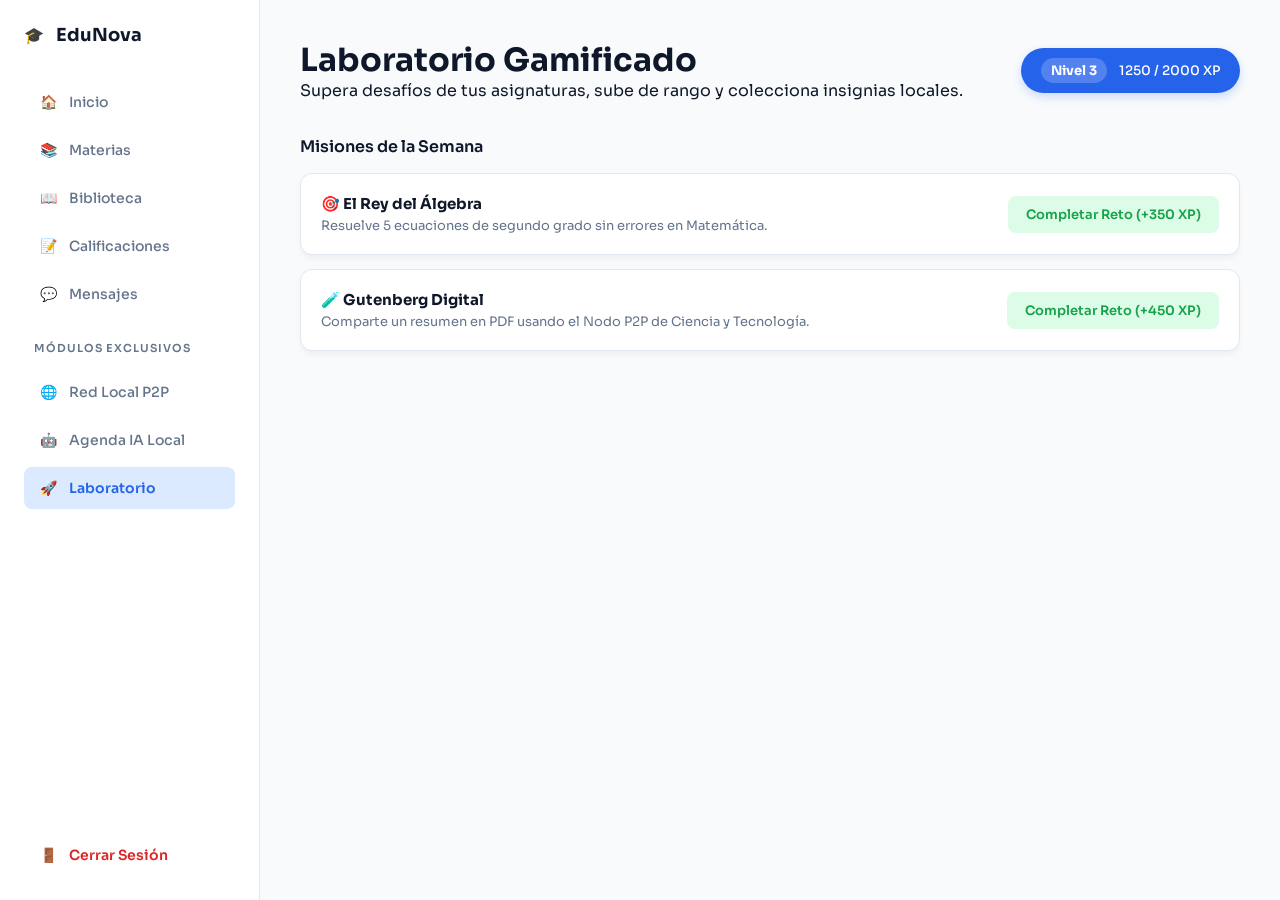
<file: modulos/09-laboratorio-gamificado/laboratorio.html>
<!DOCTYPE html>
<html lang="es">
<head>
  <meta charset="UTF-8">
  <meta name="viewport" content="width=device-width, initial-scale=1.0">
  <title>EduNova · Laboratorio Gamificado</title>
  <link href="https://fonts.googleapis.com/css2?family=Sora:wght@400;500;600;700&display=swap" rel="stylesheet">
  <link rel="stylesheet" href="../../css/globales.css">
  <link rel="stylesheet" href="../02-panel-principal/dashboard.css">
  <link rel="stylesheet" href="laboratorio.css">
</head>
<body>

  <div class="layout-dashboard">
    <aside class="barra-lateral">
      <div class="branding">
        <span class="logo">🎓</span>
        <h2>EduNova</h2>
      </div>
      
      <nav class="menu-navegacion">
        <a href="../02-panel-principal/dashboard.html" class="item-menu"><span>🏠</span> Inicio</a>
        <a href="../03-materias/materias.html" class="item-menu"><span>📚</span> Materias</a>
        <a href="../04-biblioteca-virtual/biblioteca.html" class="item-menu"><span>📖</span> Biblioteca</a>
        <a href="../05-calificaciones/notas.html" class="item-menu"><span>📝</span> Calificaciones</a>
        <a href="../06-mensajes/mensajes.html" class="item-menu"><span>💬</span> Mensajes</a>
        
        <div class="separador-menu">Módulos Exclusivos</div>
        
        <a href="../07-red-local-coaxial/red.html" class="item-menu destacar"><span>🌐</span> Red Local P2P</a>
        <a href="../08-agenda-ia-offline/agenda.html" class="item-menu destacar"><span>🤖</span> Agenda IA Local</a>
        <a href="#" class="item-menu activo destacar"><span>🚀</span> Laboratorio</a>
      </nav>

      <div class="pie-lateral">
        <a href="../01-inicio-sesion/login.html" class="boton-cerrar"><span>🚪</span> Cerrar Sesión</a>
      </div>
    </aside>

    <main class="contenido-panel">
      <header class="encabezado-top-gamificado">
        <div class="saludo">
          <h1>Laboratorio Gamificado</h1>
          <p>Supera desafíos de tus asignaturas, sube de rango y colecciona insignias locales.</p>
        </div>
        
        <div class="marcador-nivel">
          <span class="rango-badge">Nivel <span id="num-nivel">3</span></span>
          <span class="xp-contador" id="txt-xp">1250 / 2000 XP</span>
        </div>
      </header>

      <section class="seccion-misiones">
        <h3>Misiones de la Semana</h3>
        <div class="lista-misiones">
          
          <div class="tarjeta-mision" id="mision-1" data-xp="350">
            <div class="mision-detalles">
              <h4>🎯 El Rey del Álgebra</h4>
              <p>Resuelve 5 ecuaciones de segundo grado sin errores en Matemática.</p>
            </div>
            <button class="boton-reclamar">Completar Reto (+350 XP)</button>
          </div>

          <div class="tarjeta-mision" id="mision-2" data-xp="450">
            <div class="mision-detalles">
              <h4>🧪 Gutenberg Digital</h4>
              <p>Comparte un resumen en PDF usando el Nodo P2P de Ciencia y Tecnología.</p>
            </div>
            <button class="boton-reclamar">Completar Reto (+450 XP)</button>
          </div>

        </div>
      </section>
</file>
<file: css/globales.css>
/* ═════════════════════════════════════════════
   EDUCONECTA - ESTILOS GLOBALES & VARIABLES
   ═════════════════════════════════════════════ */

:root {
  /* Paleta de Colores Tecnológica */
  --fondo-app: #f8fafc;        /* Gris ultra-claro de fondo */
  --blanco-tarjeta: #ffffff;   /* Blanco puro para los contenedores */
  --texto-principal: #0f172a;  /* Azul oscuro casi negro (Legibilidad 100%) */
  --texto-mutado: #64748b;     /* Gris para subtítulos */
  --lineas-borde: #e2e8f0;     /* Gris sutil para separar secciones */

  /* Colores de Identidad (Para los Módulos) */
  --primary: #2563eb;          /* Azul (Panel, Cursos y Biblioteca) */
  --primary-dim: #dbeafe;      
  --success: #16a34a;          /* Verde (Calificaciones y Red Local) */
  --success-dim: #dcfce7;
  --warning: #ea580c;          /* Naranja (Agenda Inteligente IA) */
  --warning-dim: #ffedd5;
  --danger: #dc2626;           /* Rojo (Alertas y Cierre de sesión) */
  --danger-dim: #fee2e2;

  /* Tipografía y Diseños Modernos */
  --fuente-base: 'Sora', -apple-system, sans-serif;
  --radio-esquinas: 12px;      /* Tarjetas redondeadas modernas */
  --sombra-suave: 0 4px 6px -1px rgba(0, 0, 0, 0.05);
}

/* Reset de seguridad (Evita deformaciones en cualquier navegador) */
* {
  box-sizing: border-box;
  margin: 0;
  padding: 0;
}

body {
  font-family: var(--fuente-base);
  background-color: var(--fondo-app);
  color: var(--texto-principal);
  -webkit-font-smoothing: antialiased;
}
</file>
<file: modulos/01-inicio-sesion/login.css>
.contenedor-login {
  display: flex;
  justify-content: center;
  align-items: center;
  min-height: 100vh;
  padding: 20px;
}

.tarjeta-login {
  background-color: var(--blanco-tarjeta);
  border: 1px solid var(--lineas-borde);
  border-radius: var(--radio-esquinas);
  box-shadow: var(--sombra-suave);
  width: 100%;
  max-width: 400px;
  padding: 40px 30px;
}

.encabezado-login {
  text-align: center;
  margin-bottom: 30px;
}

.logo-icono {
  font-size: 40px;
  display: block;
  margin-bottom: 10px;
}

.encabezado-login h2 {
  color: var(--texto-principal);
  font-weight: 700;
  margin-bottom: 5px;
}

.encabezado-login p {
  color: var(--texto-mutado);
  font-size: 14px;
}

.grupo-input {
  margin-bottom: 20px;
}

.grupo-input label {
  display: block;
  font-size: 14px;
  font-weight: 500;
  margin-bottom: 8px;
  color: var(--texto-principal);
}

.grupo-input input {
  width: 100%;
  padding: 12px;
  border: 1px solid var(--lineas-borde);
  border-radius: 8px;
  font-family: inherit;
  font-size: 15px;
  transition: border-color 0.2s;
}

.grupo-input input:focus {
  outline: none;
  border-color: var(--primary);
}

.boton-ingresar {
  width: 100%;
  padding: 14px;
  background-color: var(--primary);
  color: white;
  border: none;
  border-radius: 8px;
  font-size: 16px;
  font-weight: 600;
  cursor: pointer;
  transition: background-color 0.2s;
}

.boton-ingresar:hover {
  background-color: #1d4ed8;
}

/* Manejo de errores */
#mensaje-error {
  background-color: var(--danger-dim);
  color: var(--danger);
  padding: 10px;
  border-radius: 6px;
  font-size: 14px;
  margin-bottom: 15px;
  text-align: center;
}

.error-oculto {
  display: none;
}
</file>
<file: modulos/02-panel-principal/dashboard.css>
.layout-dashboard {
  display: flex;
  min-height: 100vh;
}

/* Barra Lateral */
.barra-lateral {
  width: 260px;
  background-color: var(--blanco-tarjeta);
  border-right: 1px solid var(--lineas-borde);
  display: flex;
  flex-direction: column;
  padding: 24px;
}

.branding {
  display: flex;
  align-items: center;
  gap: 12px;
  margin-bottom: 35px;
}

.branding h2 {
  font-size: 18px;
  color: var(--texto-principal);
  font-weight: 700;
}

.menu-navegacion {
  display: flex;
  flex-direction: column;
  gap: 6px;
  flex-grow: 1;
}

.item-menu {
  display: flex;
  align-items: center;
  gap: 12px;
  padding: 12px 16px;
  color: var(--texto-mutado);
  text-decoration: none;
  font-size: 14px;
  font-weight: 500;
  border-radius: 8px;
  transition: all 0.2s;
}

.item-menu:hover {
  background-color: var(--fondo-app);
  color: var(--texto-principal);
}

.item-menu.activo {
  background-color: var(--primary-dim);
  color: var(--primary);
  font-weight: 600;
}

.separador-menu {
  font-size: 11px;
  text-transform: uppercase;
  letter-spacing: 1px;
  color: var(--texto-mutado);
  margin: 20px 0 10px 10px;
  font-weight: 600;
}

.item-menu.destacar:hover {
  background-color: var(--success-dim);
  color: var(--success);
}

.boton-cerrar {
  display: flex;
  align-items: center;
  gap: 12px;
  padding: 12px 16px;
  color: var(--danger);
  text-decoration: none;
  font-size: 14px;
  font-weight: 600;
  border-radius: 8px;
}

/* Contenido Principal */
.contenido-panel {
  flex-grow: 1;
  background-color: var(--fondo-app);
  padding: 40px;
}

.encabezado-top {
  display: flex;
  justify-content: space-between;
  align-items: center;
  margin-bottom: 35px;
}

.encabezado-top h1 {
  font-size: 24px;
  color: var(--texto-principal);
}

.encabezado-top p {
  color: var(--texto-mutado);
  font-size: 14px;
}

.indicador-red {
  display: flex;
  align-items: center;
  gap: 8px;
  background-color: white;
  padding: 8px 16px;
  border-radius: 20px;
  border: 1px solid var(--lineas-borde);
  font-size: 13px;
  font-weight: 500;
}

.punto-verde {
  width: 8px;
  height: 8px;
  background-color: var(--success);
  border-radius: 50%;
  display: inline-block;
}

/* Tarjetas */
.tarjetas-resumen {
  display: grid;
  grid-template-columns: repeat(auto-fit, minmax(240px, 1fr));
  gap: 24px;
}

.tarjeta-info {
  background-color: var(--blanco-tarjeta);
  border: 1px solid var(--lineas-borde);
  border-radius: var(--radio-esquinas);
  padding: 24px;
  box-shadow: var(--sombra-suave);
}

.tarjeta-info h3 {
  font-size: 14px;
  color: var(--texto-mutado);
  font-weight: 500;
}

.tarjeta-info .numero {
  font-size: 36px;
  font-weight: 700;
  margin: 10px 0;
  color: var(--texto-principal);
}

.tarjeta-info .detalle {
  font-size: 12px;
  font-weight: 500;
}

.text-azul { color: var(--primary); }
.text-verde { color: var(--success); }
.text-naranja { color: var(--warning); }
</file>
<file: modulos/02-panel-profesor/profesor.css>
/* Layout Principal para Profesores */
.layout-profesor {
  display: flex;
  min-height: 100vh;
  background-color: var(--fondo-app);
}

/* Barra Lateral Oscura Ejecutiva */
.barra-profesor {
  width: 280px;
  background-color: #0f172a; /* Slate 900 - Totalmente diferente al azul del alumno */
  color: #f8fafc;
  display: flex;
  flex-direction: column;
  padding: 30px 24px;
}

.branding-profesor h2 { font-size: 20px; color: #ffffff; }
.sub-marca { font-size: 11px; color: var(--success); font-weight: 600; text-transform: uppercase; letter-spacing: 1px; }

.menu-profesor { display: flex; flex-direction: column; gap: 8px; margin-top: 40px; flex-grow: 1; }

.item-prof-menu {
  color: #94a3b8;
  padding: 12px 16px;
  text-decoration: none;
  font-size: 14px;
  font-weight: 500;
  border-radius: 8px;
  transition: all 0.2s;
}
.item-prof-menu:hover, .item-prof-menu.activo {
  background-color: #1e293b;
  color: #ffffff;
}

.pie-profesor { border-top: 1px solid #334155; padding-top: 20px; display: flex; flex-direction: column; gap: 10px; font-size: 13px; }
.btn-salir-prof { color: #f1f5f9; font-weight: 600; text-decoration: none; }

/* Contenido Principal */
.contenido-profesor { flex-grow: 1; padding: 40px; overflow-y: auto; }
.header-docente { display: flex; justify-content: space-between; align-items: center; margin-bottom: 35px; }
.badge-servidor { background-color: var(--success-dim); color: var(--success); padding: 8px 16px; border-radius: 20px; font-size: 12px; font-weight: 600; }

/* Métricas del aula */
.metricas-aula { display: grid; grid-template-columns: repeat(auto-fit, minmax(220px, 1fr)); gap: 24px; margin-bottom: 35px; }
.card-metrica { background-color: #ffffff; border: 1px solid var(--lineas-borde); padding: 24px; border-radius: var(--radio-esquinas); box-shadow: var(--sombra-suave); }
.card-metrica h3 { font-size: 13px; color: var(--texto-mutado); text-transform: uppercase; }
.card-metrica .cifra { font-size: 32px; font-weight: 700; color: var(--texto-principal); margin: 8px 0; }
.card-metrica .color-logro { color: var(--primary); }
.detalle-metrica { font-size: 11px; color: var(--texto-mutado); }

/* Consola de Gestión */
.consola-gestion { display: grid; grid-template-columns: repeat(auto-fit, minmax(350px, 1fr)); gap: 24px; }
.bloque-consola { background-color: #ffffff; border: 1px solid var(--lineas-borde); padding: 30px; border-radius: var(--radio-esquinas); box-shadow: var(--sombra-suave); }
.bloque-consola h4 { font-size: 15px; color: var(--texto-principal); margin-bottom: 4px; }
.instruccion { font-size: 13px; color: var(--texto-mutado); margin-bottom: 20px; }

.form-docente-grupo { display: flex; flex-direction: column; gap: 14px; }
.form-docente-grupo select, .form-docente-grupo input { width: 100%; padding: 12px; border: 1px solid var(--lineas-borde); border-radius: 8px; font-family: inherit; font-size: 14px; outline: none; }

.btn-docente-ejecutar { padding: 12px; background-color: var(--primary); color: white; border: none; border-radius: 8px; font-weight: 600; cursor: pointer; font-family: inherit; transition: opacity 0.2s; }
.btn-docente-ejecutar:hover { opacity: 0.9; }
.btn-variante { background-color: var(--success); }
</file>
<file: modulos/03-materias/materias.css>
/* Contenedor en Grid Adaptable */
.grid-materias {
  display: grid;
  grid-template-columns: repeat(auto-fit, minmax(300px, 1fr));
  gap: 24px;
  margin-top: 20px;
}

/* Estilo de cada tarjeta */
.tarjeta-materia {
  background-color: var(--blanco-tarjeta);
  border: 1px solid var(--lineas-borde);
  border-radius: var(--radio-esquinas);
  padding: 24px;
  display: flex;
  gap: 20px;
  box-shadow: var(--sombra-suave);
  transition: transform 0.2s, box-shadow 0.2s;
  cursor: pointer;
}

.tarjeta-materia:hover {
  transform: translateY(-4px);
  box-shadow: 0 10px 15px -3px rgba(0, 0, 0, 0.05);
}

/* Iconos circulares decorativos */
.materia-icono {
  width: 60px;
  height: 60px;
  border-radius: 50%;
  display: flex;
  justify-content: center;
  align-items: center;
  font-size: 28px;
  flex-shrink: 0;
}

/* Colores de fondo suaves para los iconos */
/* --- ASIGNACIÓN DE COLORES DINÁMICOS --- */

/* Fondos de Iconos circulares */
.color-azul { background-color: var(--primary-dim); }
.color-verde { background-color: var(--success-dim); }
.color-naranja { background-color: var(--warning-dim); }
.color-rojo { background-color: var(--danger-dim); }

.materia-info-det {
  flex-grow: 1;
}

.materia-info-det h3 {
  font-size: 16px;
  color: var(--texto-principal);
  margin-bottom: 4px;
}

.materia-info-det .profesor {
  font-size: 13px;
  color: var(--texto-mutado);
  margin-bottom: 15px;
}

/* Barra de progreso */
.b-azul { background-color: var(--primary); }
.b-verde { background-color: var(--success); }
.b-naranja { background-color: var(--warning); }
.b-rojo { background-color: var(--danger); }

.barra-progreso {
  background-color: var(--primary);
  height: 100%;
  border-radius: 4px;
}

.tarjeta-materia:nth-child(2) .barra-progreso {
  background-color: var(--success);
}

.tarjeta-materia:nth-child(3) .barra-progreso {
  background-color: var(--warning);
}

.porcentaje-texto {
  font-size: 12px;
  color: var(--texto-mutado);
  font-weight: 500;
}
</file>
<file: modulos/04-biblioteca-virtual/biblioteca.css>
/* Cabecera optimizada con buscador */
.encabezado-top-biblioteca {
  display: flex;
  justify-content: space-between;
  align-items: center;
  margin-bottom: 35px;
  gap: 20px;
  flex-wrap: wrap;
}

.caja-busqueda input {
  padding: 12px 20px;
  width: 280px;
  border: 1px solid var(--lineas-borde);
  border-radius: 25px;
  font-family: inherit;
  font-size: 14px;
  outline: none;
  transition: all 0.2s;
}

.caja-busqueda input:focus {
  border-color: var(--primary);
  width: 320px;
  box-shadow: 0 0 0 3px var(--primary-dim);
}

/* Grid de Libros */
.grid-libros {
  display: grid;
  grid-template-columns: repeat(auto-fill, minmax(260px, 1fr));
  gap: 24px;
}

/* Tarjeta del Libro */
.tarjeta-libro {
  background-color: var(--blanco-tarjeta);
  border: 1px solid var(--lineas-borde);
  border-radius: var(--radio-esquinas);
  overflow: hidden;
  box-shadow: var(--sombra-suave);
  display: flex;
  flex-direction: column;
  transition: transform 0.2s;
}

.tarjeta-libro:hover {
  transform: translateY(-5px);
}

/* Portada Simulada */
.portada-mock {
  height: 140px;
  display: flex;
  justify-content: center;
  align-items: center;
  font-size: 45px;
}

.color-azul-libro { background: linear-gradient(135deg, #3b82f6, #1d4ed8); }
.color-naranja-libro { background: linear-gradient(135deg, #f97316, #c2410c); }
.color-verde-libro { background: linear-gradient(135deg, #22c55e, #15803d); }
.color-rojo-libro { background: linear-gradient(135deg, #ef4444, #b91c1c); }

/* Detalles */
.libro-detalles {
  padding: 20px;
  display: flex;
  flex-direction: column;
  flex-grow: 1;
}

.etiqueta-cat {
  font-size: 11px;
  font-weight: 700;
  text-transform: uppercase;
  color: var(--texto-mutado);
  margin-bottom: 6px;
  letter-spacing: 0.5px;
}

.libro-detalles h3 {
  font-size: 15px;
  color: var(--texto-principal);
  margin-bottom: 4px;
  line-height: 1.4;
}

.libro-detalles .autor {
  font-size: 13px;
  color: var(--texto-mutado);
  margin-bottom: 15px;
}

/* Meta y botón */
.meta-descarga {
  margin-top: auto;
  display: flex;
  justify-content: space-between;
  align-items: center;
  font-size: 12px;
  color: var(--texto-mutado);
  font-weight: 500;
}

.boton-descargar {
  padding: 6px 14px;
  background-color: var(--fondo-app);
  border: 1px solid var(--lineas-borde);
  color: var(--texto-principal);
  border-radius: 6px;
  cursor: pointer;
  font-weight: 600;
  transition: all 0.2s;
}

.boton-descargar:hover {
  background-color: var(--primary);
  color: white;
  border-color: var(--primary);
}
</file>
<file: modulos/05-calificaciones/notas.css>
.contenedor-boleta {
  background-color: var(--blanco-tarjeta);
  border: 1px solid var(--lineas-borde);
  border-radius: var(--radio-esquinas);
  box-shadow: var(--sombra-suave);
  overflow: hidden;
  margin-top: 20px;
}

/* Cabecera de la tabla */
.boleta-cabecera {
  display: flex;
  background-color: var(--fondo-app);
  padding: 16px 24px;
  border-bottom: 1px solid var(--lineas-borde);
  font-size: 13px;
  font-weight: 600;
  color: var(--texto-mutado);
  text-transform: uppercase;
  letter-spacing: 0.5px;
}

/* Filas del cuerpo */
.fila-nota {
  display: flex;
  align-items: center;
  padding: 18px 24px;
  border-bottom: 1px solid var(--lineas-borde);
  transition: background-color 0.15s;
}

.fila-nota:last-child {
  border-bottom: none;
}

.fila-nota:hover {
  background-color: #f8fafc;
}

/* Distribución de Columnas */
.col-materia { flex: 2; }
.col-evaluacion { flex: 1; }
.col-nota { flex: 0.5; text-align: center; }
.col-estado { flex: 1.5; text-align: right; }

.nombre-materia {
  font-weight: 600;
  color: var(--texto-principal);
  font-size: 15px;
}

/* Estilos de la Nota (Letras) */
.valor-nota {
  font-family: var(--fuente-base);
  font-weight: 700;
  font-size: 16px;
}

.badge-ad { color: var(--success); }
.badge-a { color: var(--primary); }
.badge-b { color: var(--warning); }

/* Etiquetas de Estado Modernas */
.badge-estado {
  padding: 6px 12px;
  border-radius: 20px;
  font-size: 12px;
  font-weight: 600;
  display: inline-block;
}

.est-ad { background-color: var(--success-dim); color: var(--success); }
.est-a { background-color: var(--primary-dim); color: var(--primary); }
.est-b { background-color: var(--warning-dim); color: var(--warning); }
</file>
<file: modulos/06-mensajes/mensajes.css>
.contenedor-mensajes-flex {
  display: flex;
  flex-direction: column;
  height: 100vh;
  padding: 40px !important;
}

.interfaz-chat {
  background-color: var(--blanco-tarjeta);
  border: 1px solid var(--lineas-borde);
  border-radius: var(--radio-esquinas);
  box-shadow: var(--sombra-suave);
  display: flex;
  flex-grow: 1;
  overflow: hidden;
  height: 75vh;
}

/* Columna de Contactos */
.lista-chats {
  width: 300px;
  border-right: 1px solid var(--lineas-borde);
  display: flex;
  flex-direction: column;
  background-color: #ffffff;
}

.busqueda-chat {
  padding: 16px;
  border-bottom: 1px solid var(--lineas-borde);
}

.busqueda-chat input {
  width: 100%;
  padding: 10px 14px;
  border: 1px solid var(--lineas-borde);
  border-radius: 8px;
  font-family: inherit;
  font-size: 13px;
  outline: none;
}

.hilos-chat {
  overflow-y: auto;
  flex-grow: 1;
}

.hilo-usuario {
  display: flex;
  align-items: center;
  gap: 12px;
  padding: 16px;
  border-bottom: 1px solid #f1f5f9;
  cursor: pointer;
  transition: background-color 0.2s;
}

.hilo-usuario:hover { background-color: var(--fondo-app); }
.hilo-usuario.activo { background-color: var(--primary-dim); }

.avatar {
  font-size: 24px;
  background: var(--fondo-app);
  padding: 6px;
  border-radius: 50%;
}

.hilo-info h4 { font-size: 14px; color: var(--texto-principal); }
.hilo-info p { font-size: 12px; color: var(--texto-mutado); white-space: nowrap; overflow: hidden; text-overflow: ellipsis; max-width: 180px; }

/* Ventana del Chat */
.ventana-conversacion {
  flex-grow: 1;
  display: flex;
  flex-direction: column;
  background-color: #fafafa;
}

.chat-header {
  padding: 18px 24px;
  background-color: #ffffff;
  border-bottom: 1px solid var(--lineas-borde);
  display: flex;
  justify-content: space-between;
  align-items: center;
}

.chat-header h4 { color: var(--texto-principal); font-size: 15px; }
.estado-en-linea { font-size: 12px; color: var(--texto-mutado); display: flex; align-items: center; gap: 6px; }

/* Mensajes en la ventana */
.area-mensajes {
  flex-grow: 1;
  padding: 24px;
  overflow-y: auto;
  display: flex;
  flex-direction: column;
  gap: 16px;
}

.mensaje {
  max-width: 65%;
  padding: 12px 16px;
  border-radius: 12px;
  font-size: 14px;
  line-height: 1.5;
  display: flex;
  flex-direction: column;
}

.mensaje .hora { font-size: 10px; color: var(--texto-mutado); margin-top: 4px; align-self: flex-end; }

.mensaje.recibido {
  background-color: #ffffff;
  border: 1px solid var(--lineas-borde);
  align-self: flex-start;
  border-top-left-radius: 0;
}

.mensaje.enviado {
  background-color: var(--primary);
  color: #ffffff;
  align-self: flex-end;
  border-top-right-radius: 0;
}
.mensaje.enviado .hora { color: #bfdbfe; }

/* Entrada de Texto */
.chat-input-area {
  padding: 16px 24px;
  background-color: #ffffff;
  border-top: 1px solid var(--lineas-borde);
  display: flex;
  gap: 12px;
}

.chat-input-area input {
  flex-grow: 1;
  padding: 12px 16px;
  border: 1px solid var(--lineas-borde);
  border-radius: 8px;
  font-family: inherit;
  font-size: 14px;
  outline: none;
}

.boton-enviar {
  padding: 12px 24px;
  background-color: var(--primary);
  color: white;
  border: none;
  border-radius: 8px;
  font-weight: 600;
  cursor: pointer;
  font-family: inherit;
}
</file>
<file: modulos/07-red-local-coaxial/red.css>
.panel-red-grid {
  display: grid;
  grid-template-columns: 2fr 1fr;
  gap: 24px;
  margin-top: 20px;
}

/* Zona Drop de Archivos */
.zona-drop {
  background-color: var(--blanco-tarjeta);
  border: 2px dashed var(--primary);
  border-radius: var(--radio-esquinas);
  padding: 40px;
  text-align: center;
  box-shadow: var(--sombra-suave);
  display: flex;
  flex-direction: column;
  align-items: center;
  gap: 12px;
  transition: background-color 0.2s;
}

.zona-drop.arrastrando {
  background-color: var(--primary-dim);
}

.icono-drop {
  font-size: 45px;
  animation: pulso-energia 2s infinite ease-in-out;
}

.zona-drop h3 { font-size: 16px; color: var(--texto-principal); }
.zona-drop p { font-size: 13px; color: var(--texto-mutado); }

.boton-examinar {
  padding: 10px 20px;
  background-color: var(--primary);
  color: white;
  border: none;
  border-radius: 6px;
  font-family: inherit;
  font-weight: 600;
  cursor: pointer;
  margin-top: 10px;
}

/* Lista de archivos compartidos */
.lista-compartidos {
  background-color: var(--blanco-tarjeta);
  border: 1px solid var(--lineas-borde);
  border-radius: var(--radio-esquinas);
  padding: 24px;
  margin-top: 24px;
}

.lista-compartidos h4, .seccion-nodos h4 {
  font-size: 14px;
  color: var(--texto-principal);
  margin-bottom: 16px;
  font-weight: 600;
}

.historial-p2p {
  display: flex;
  flex-direction: column;
  gap: 12px;
}

.item-transferencia {
  display: flex;
  justify-content: space-between;
  align-items: center;
  padding: 12px 16px;
  background-color: var(--fondo-app);
  border-radius: 8px;
  font-size: 14px;
  font-weight: 500;
}

.meta-p2p { font-size: 12px; font-weight: 600; }
.text-verde { color: var(--success); }

/* Monitoreo de Dispositivos (Nodos) */
.seccion-nodos {
  background-color: var(--blanco-tarjeta);
  border: 1px solid var(--lineas-borde);
  border-radius: var(--radio-esquinas);
  padding: 24px;
  height: fit-content;
}

.lista-nodos {
  display: flex;
  flex-direction: column;
  gap: 16px;
}

.nodo-dispositivo {
  display: flex;
  align-items: center;
  gap: 12px;
}

.status-online {
  width: 10px;
  height: 10px;
  background-color: var(--success);
  border-radius: 50%;
  box-shadow: 0 0 8px var(--success);
}

.nodo-dispositivo h5 { font-size: 14px; color: var(--texto-principal); }
.nodo-dispositivo p { font-size: 11px; color: var(--texto-mutado); }

@keyframes pulso-energia {
  0% { transform: scale(1); opacity: 0.8; }
  50% { transform: scale(1.1); opacity: 1; }
  100% { transform: scale(1); opacity: 0.8; }
}
</file>
<file: modulos/08-agenda-ia-offline/agenda.css>
.panel-ia-grid {
  display: grid;
  grid-template-columns: 1.2fr 1.8fr;
  gap: 24px;
  margin-top: 20px;
}

/* Tarjeta IA Izquierda */
.tarjeta-diagnostico-ia {
  background-color: var(--blanco-tarjeta);
  border: 1px solid var(--lineas-borde);
  border-radius: var(--radio-esquinas);
  padding: 30px;
  box-shadow: var(--sombra-suave);
  display: flex;
  flex-direction: column;
  gap: 24px;
}

.cabecera-ia {
  display: flex;
  align-items: center;
  gap: 16px;
}

.cabecera-ia h3 { font-size: 16px; color: var(--texto-principal); }
.cabecera-ia p { font-size: 12px; }

.cerebro-animado {
  font-size: 32px;
  background-color: var(--warning-dim);
  padding: 8px;
  border-radius: 50%;
  display: inline-block;
}

/* Medidor de Estrés */
.medidor-estres {
  text-align: center;
  display: flex;
  flex-direction: column;
  align-items: center;
  gap: 16px;
}

.circulo-progreso-ia {
  width: 130px;
  height: 130px;
  border: 8px solid var(--lineas-borde);
  border-radius: 50%;
  display: flex;
  justify-content: center;
  align-items: center;
  font-weight: 700;
  font-size: 16px;
  color: var(--texto-principal);
  transition: all 0.3s ease;
}

#recomendacion-ia {
  font-size: 13px;
  color: var(--texto-mutado);
  line-height: 1.5;
  background-color: var(--fondo-app);
  padding: 12px;
  border-radius: 8px;
}

/* Lista de Tareas Derecha */
.lista-tareas-ia {
  background-color: var(--blanco-tarjeta);
  border: 1px solid var(--lineas-borde);
  border-radius: var(--radio-esquinas);
  padding: 30px;
  box-shadow: var(--sombra-suave);
}

.lista-tareas-ia h4 { font-size: 15px; color: var(--texto-principal); margin-bottom: 4px; }
.sub-ia { font-size: 13px; color: var(--texto-mutado); margin-bottom: 20px; }

.contenedor-checkboxes {
  display: flex;
  flex-direction: column;
  gap: 14px;
}

.item-tarea-check {
  display: flex;
  align-items: center;
  gap: 14px;
  padding: 16px;
  border: 1px solid var(--lineas-borde);
  border-radius: 8px;
  cursor: pointer;
  font-size: 14px;
  font-weight: 500;
  transition: background-color 0.15s;
}

.item-tarea-check:hover {
  background-color: #f8fafc;
}

.item-tarea-check input {
  width: 18px;
  height: 18px;
  cursor: pointer;
}
</file>
<file: modulos/09-laboratorio-gamificado/laboratorio.css>
.encabezado-top-gamificado {
  display: flex;
  justify-content: space-between;
  align-items: center;
  margin-bottom: 35px;
  gap: 20px;
}

/* Marcador de Rango */
.marcador-nivel {
  background-color: var(--primary);
  color: white;
  padding: 10px 20px;
  border-radius: 30px;
  display: flex;
  align-items: center;
  gap: 12px;
  box-shadow: 0 4px 10px rgba(37, 99, 235, 0.2);
}

.rango-badge { font-weight: 700; background-color: rgba(255,255,255,0.2); padding: 4px 10px; border-radius: 15px; font-size: 13px; }
.xp-contador { font-size: 13px; font-weight: 500; }

/* Sección Misiones */
.seccion-misiones { margin-bottom: 35px; }
.seccion-misiones h3, .seccion-medallas h3 { font-size: 16px; color: var(--texto-principal); margin-bottom: 16px; font-weight: 600; }

.lista-misiones { display: flex; flex-direction: column; gap: 14px; }

.tarjeta-mision {
  background-color: var(--blanco-tarjeta);
  border: 1px solid var(--lineas-borde);
  border-radius: var(--radio-esquinas);
  padding: 20px;
  display: flex;
  justify-content: space-between;
  align-items: center;
  box-shadow: var(--sombra-suave);
}

.mision-detalles h4 { font-size: 15px; color: var(--texto-principal); margin-bottom: 4px; }
.mision-detalles p { font-size: 13px; color: var(--texto-mutado); }

.boton-reclamar {
  padding: 10px 18px;
  background-color: var(--success-dim);
  color: var(--success);
  border: none;
  border-radius: 8px;
  font-family: inherit;
  font-weight: 600;
  font-size: 13px;
  cursor: pointer;
  transition: all 0.2s;
}

.boton-reclamar:hover { background-color: var(--success); color: white; }

/* Vitrina de Medallas */
.grid-medallas {
  display: grid;
  grid-template-columns: repeat(auto-fill, minmax(180px, 1fr));
  gap: 20px;
}

.medalla-item {
  background-color: var(--blanco-tarjeta);
  border: 1px solid var(--lineas-borde);
  border-radius: var(--radio-esquinas);
  padding: 20px;
  text-align: center;
  box-shadow: var(--sombra-suave);
}

.medalla-icono { font-size: 40px; margin-bottom: 12px; height: 60px; display: flex; justify-content: center; align-items: center; }
.medalla-icono.bloqueada { filter: grayscale(1); opacity: 0.4; }

.medalla-item h5 { font-size: 14px; color: var(--texto-principal); margin-bottom: 4px; }
.desc-medalla { font-size: 11px; color: var(--texto-mutado); }
</file>
